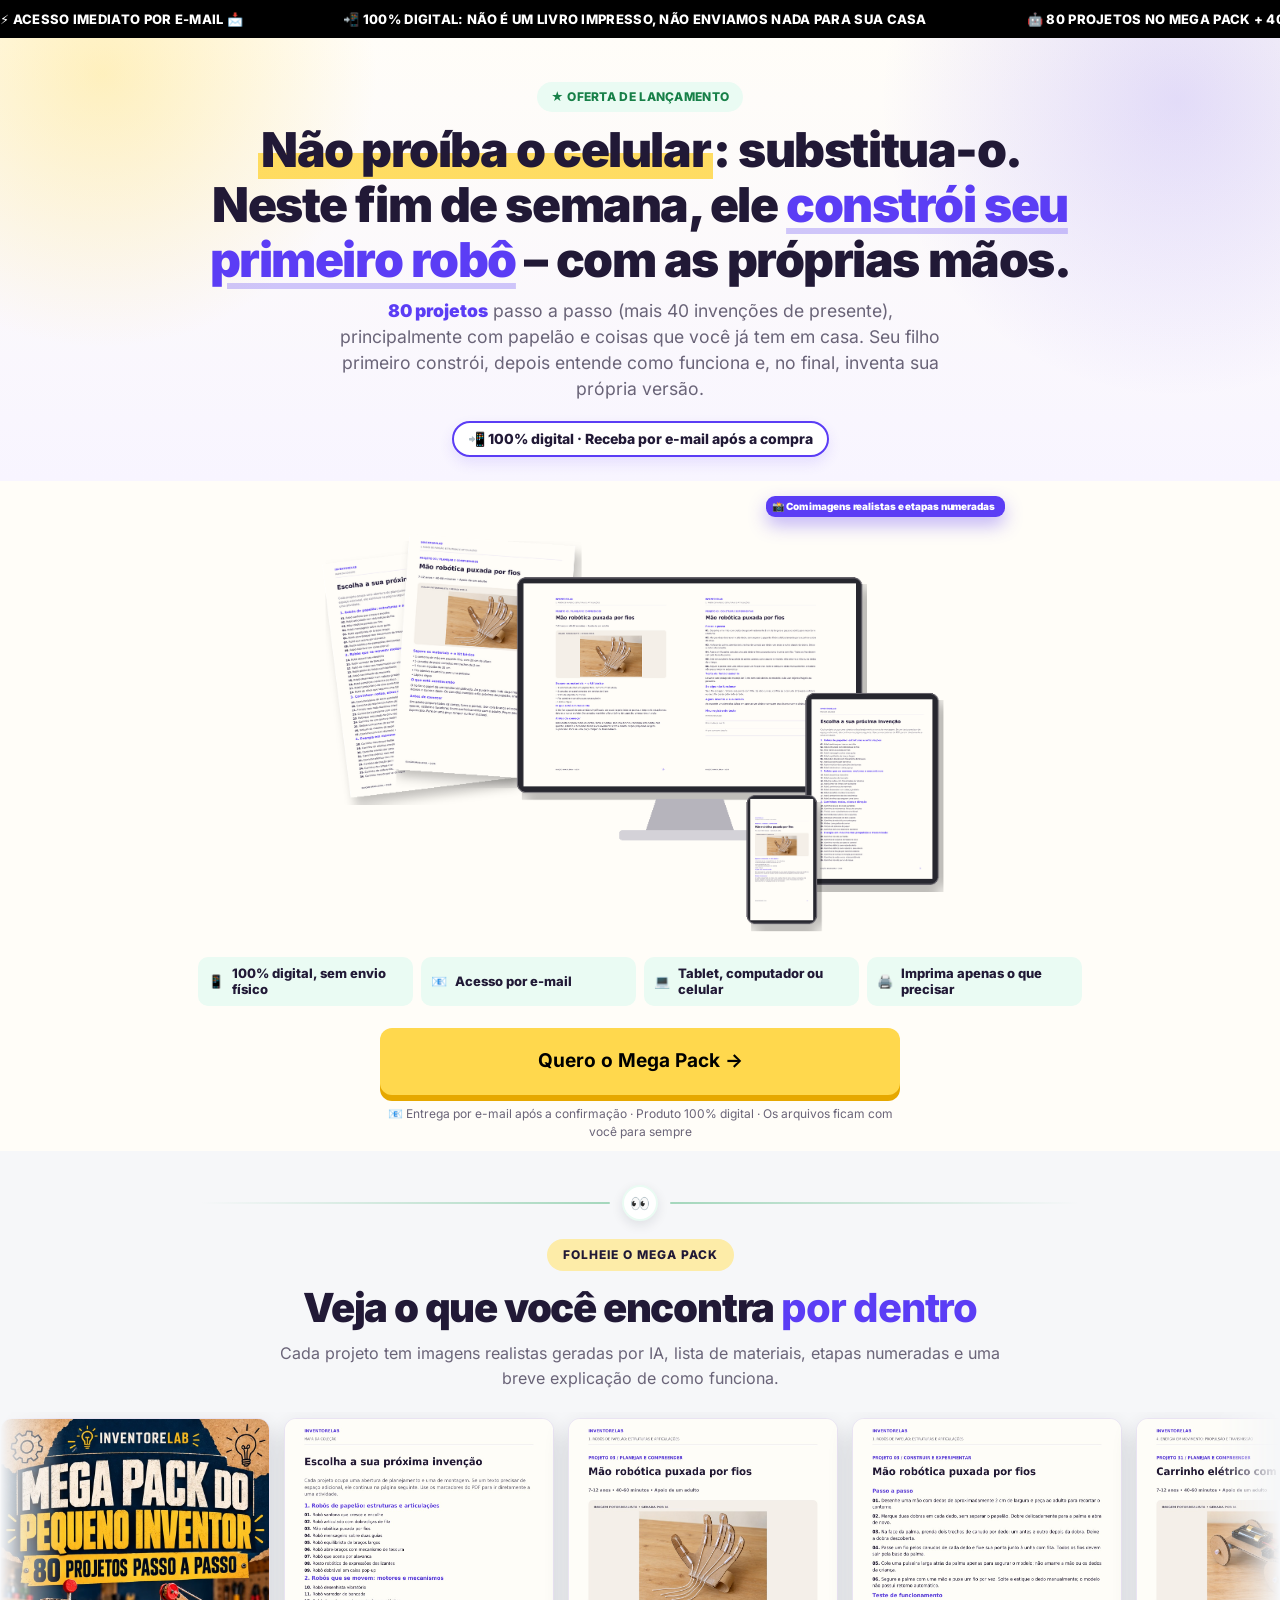
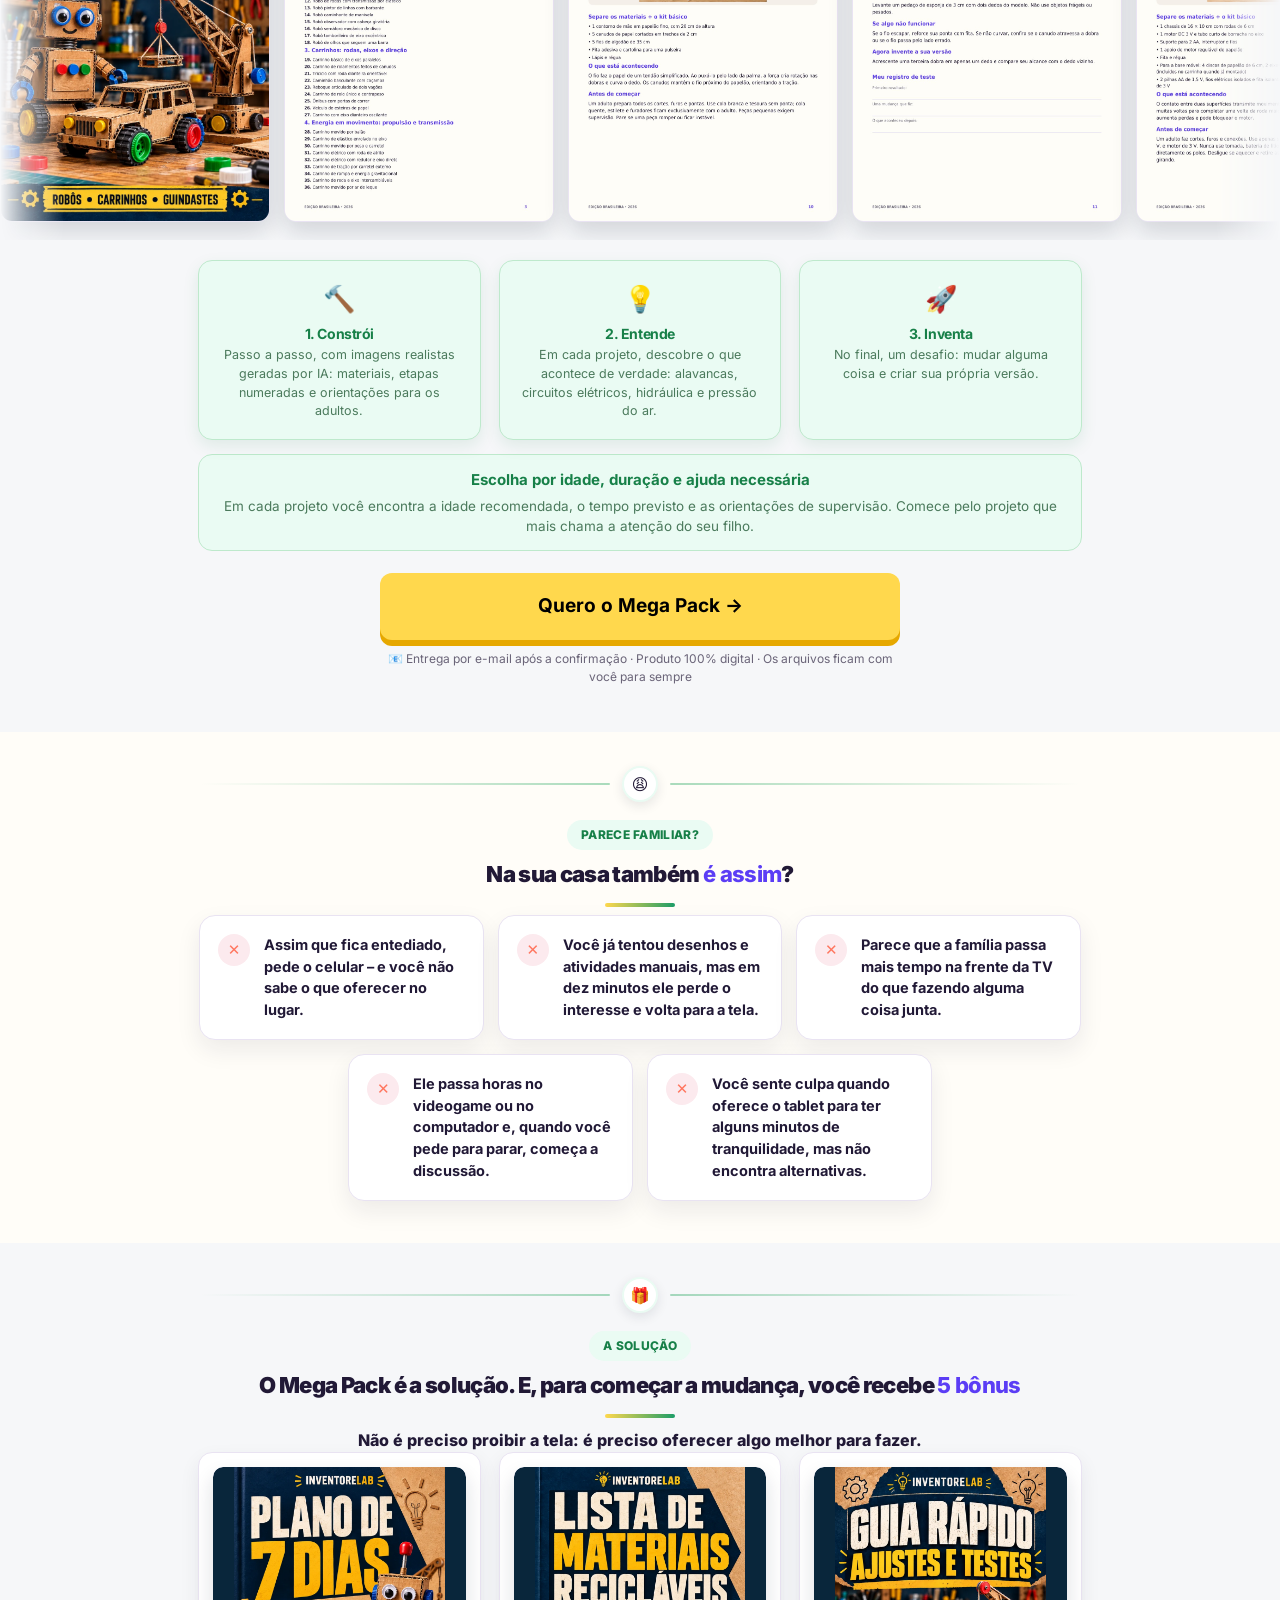
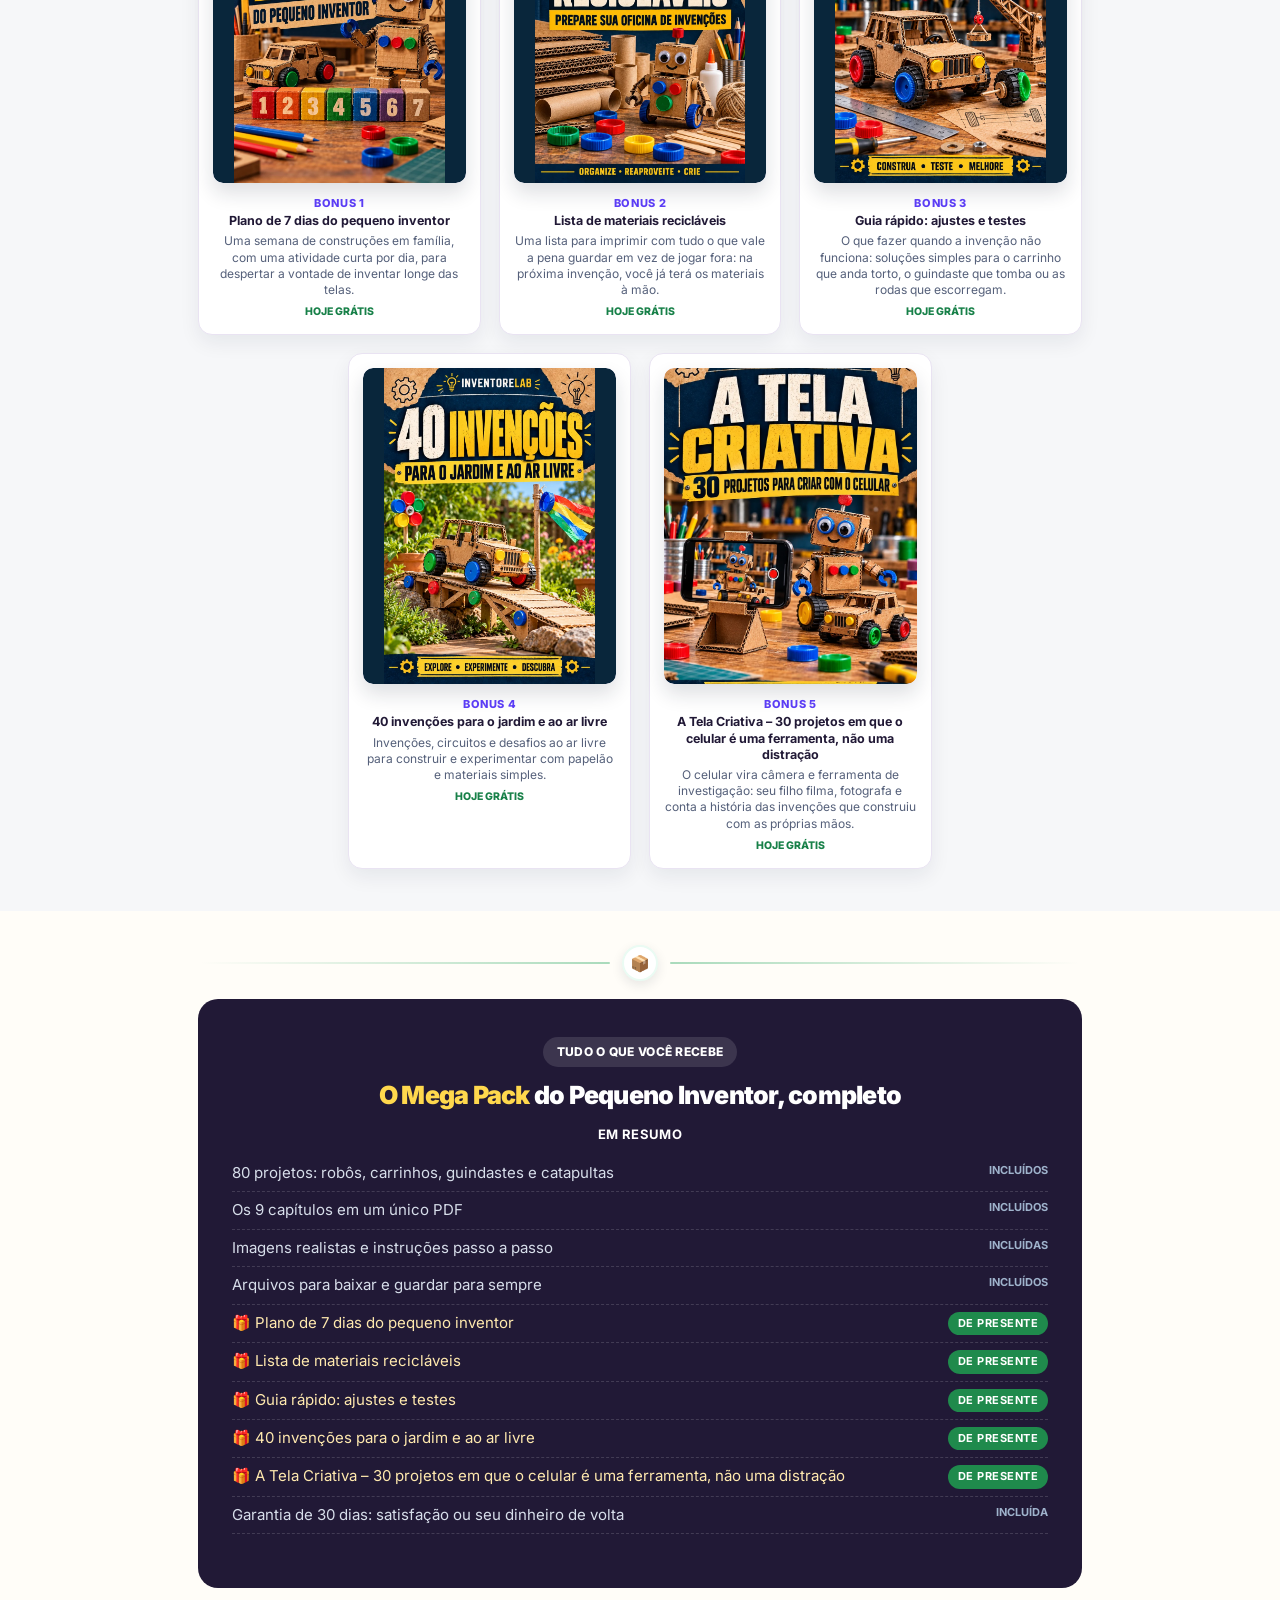
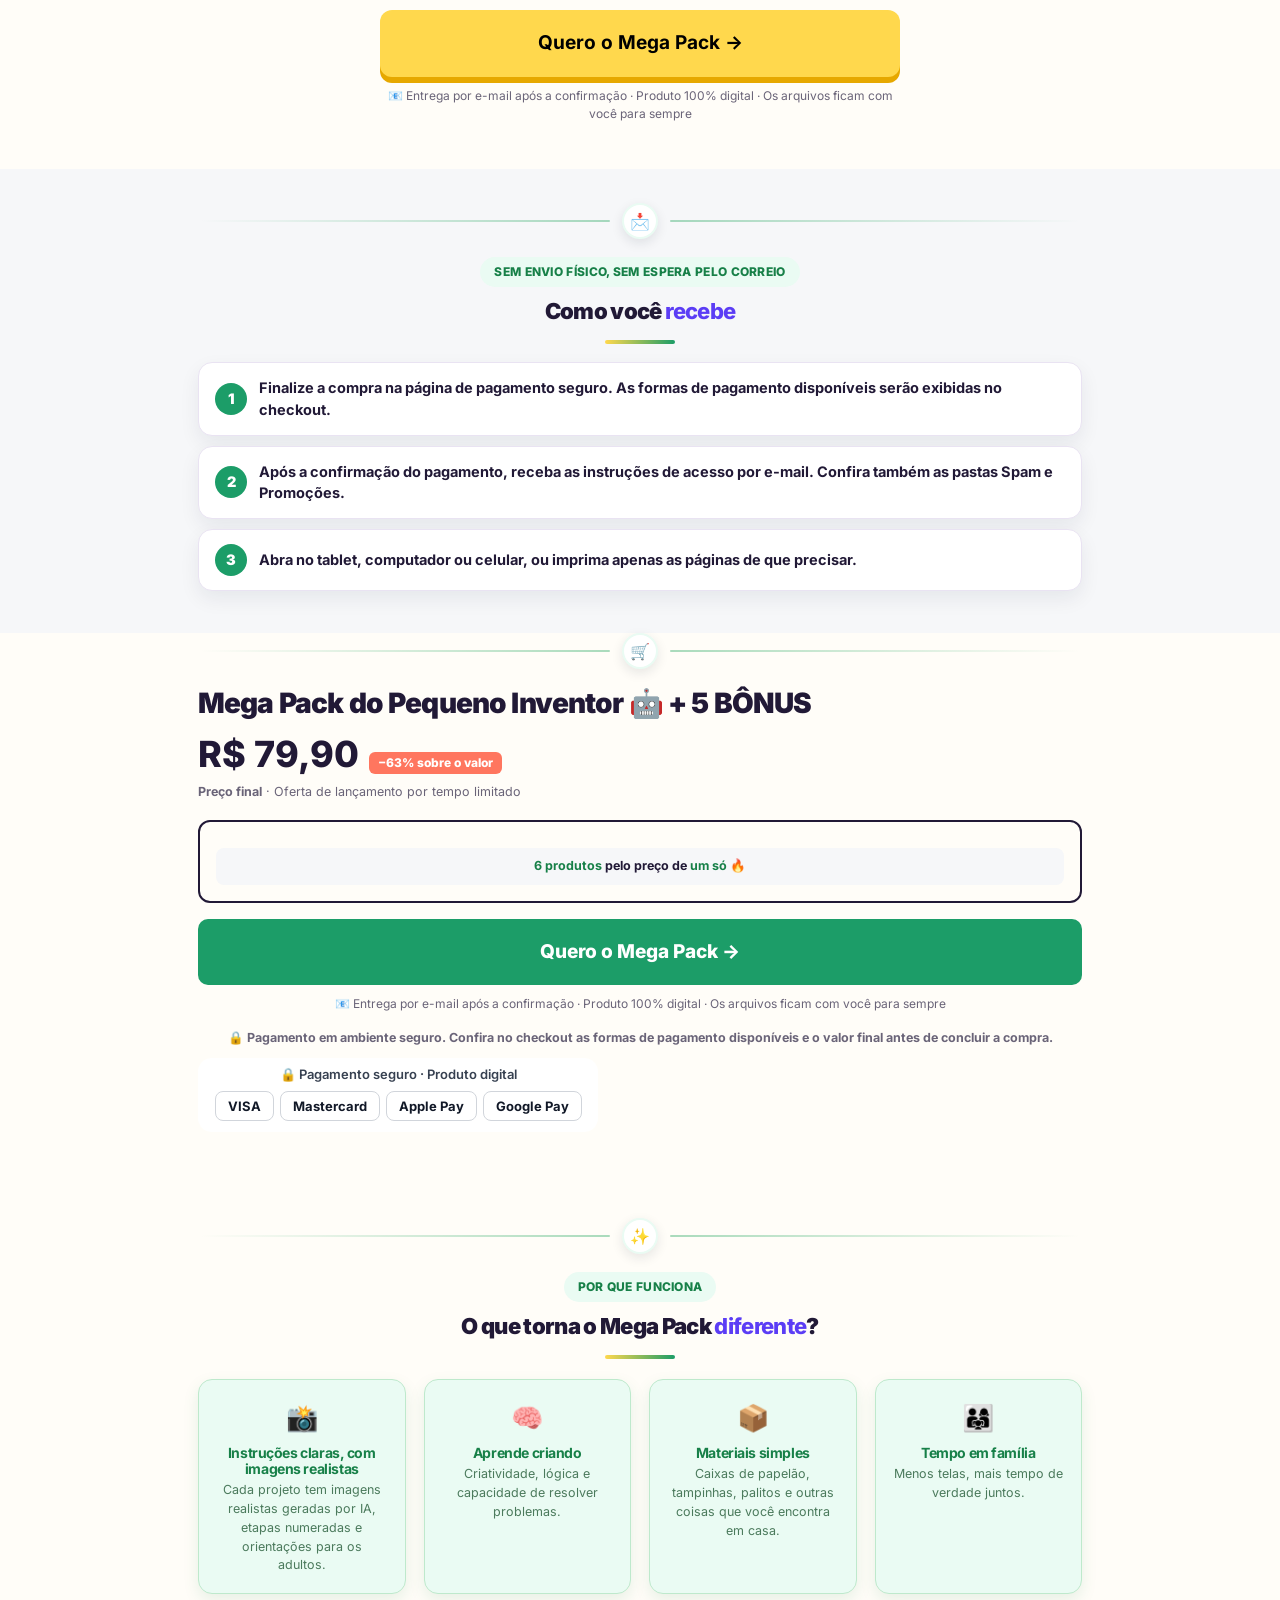
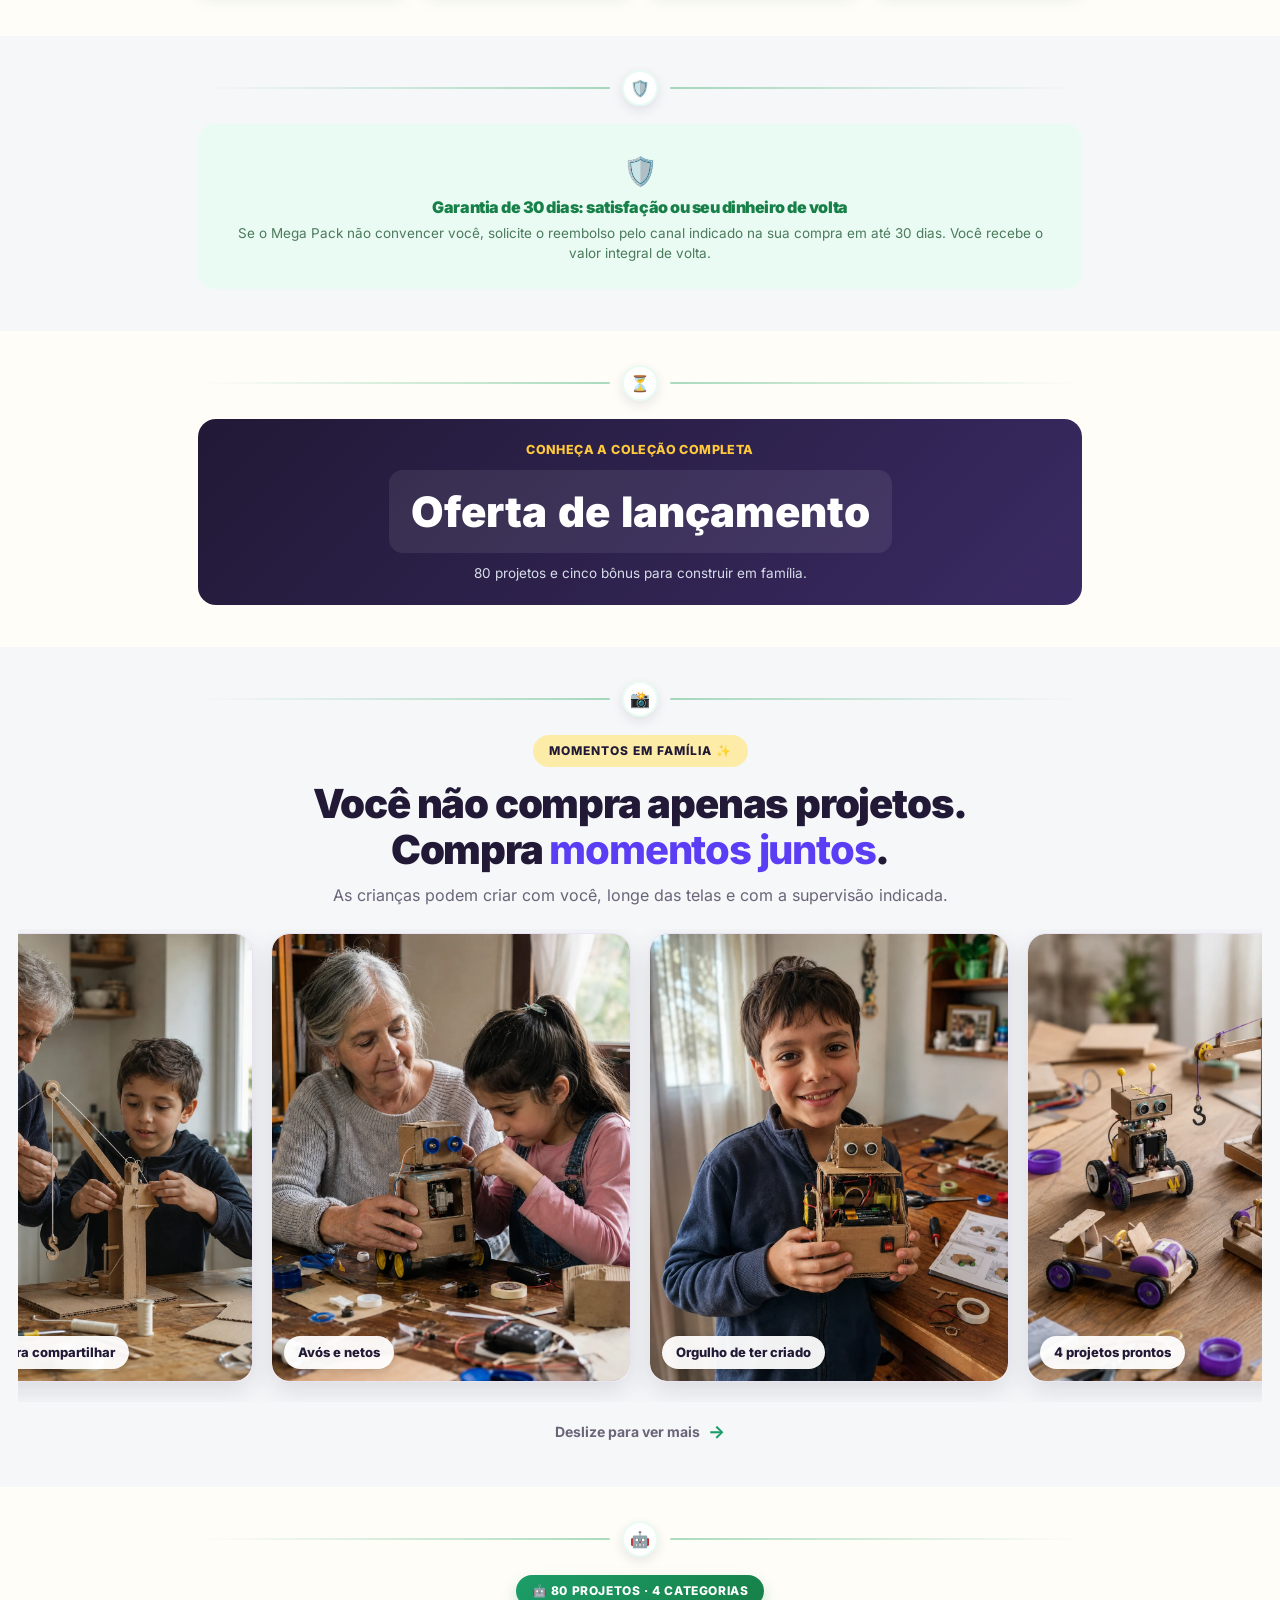
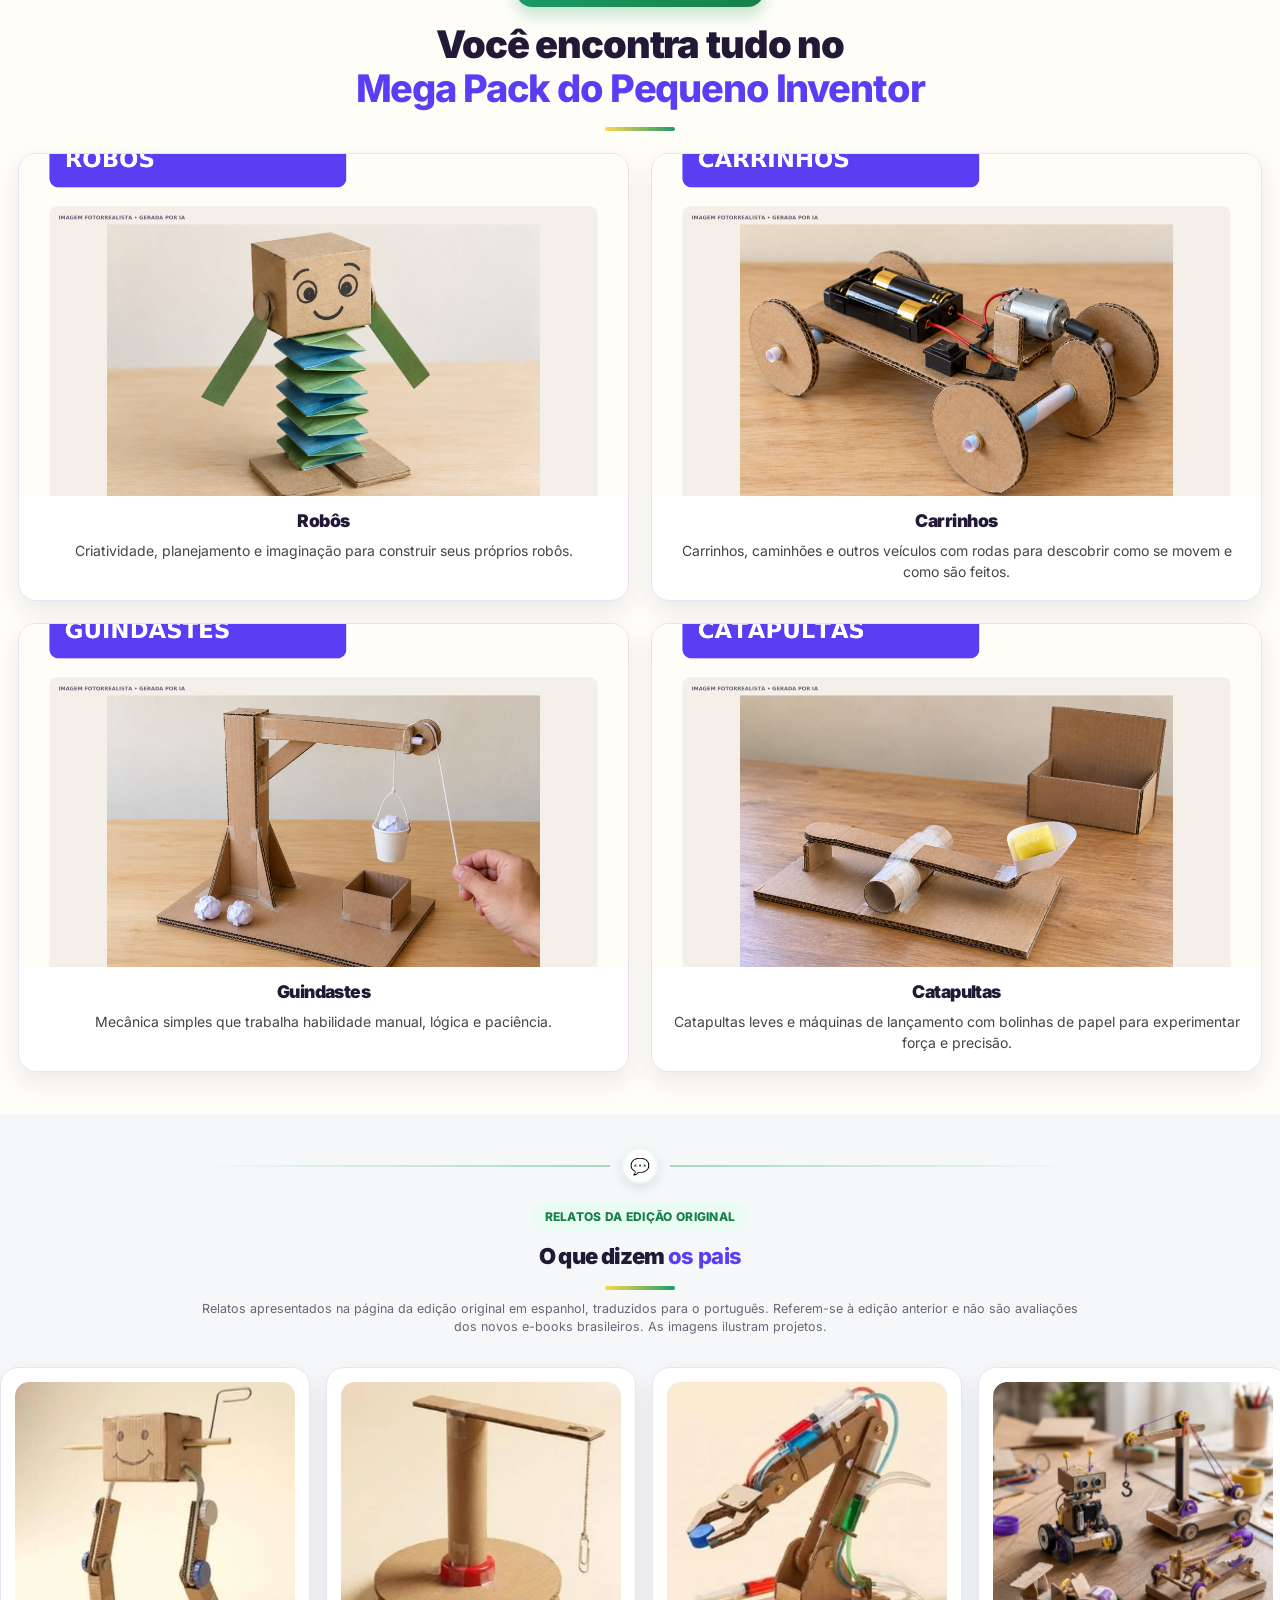
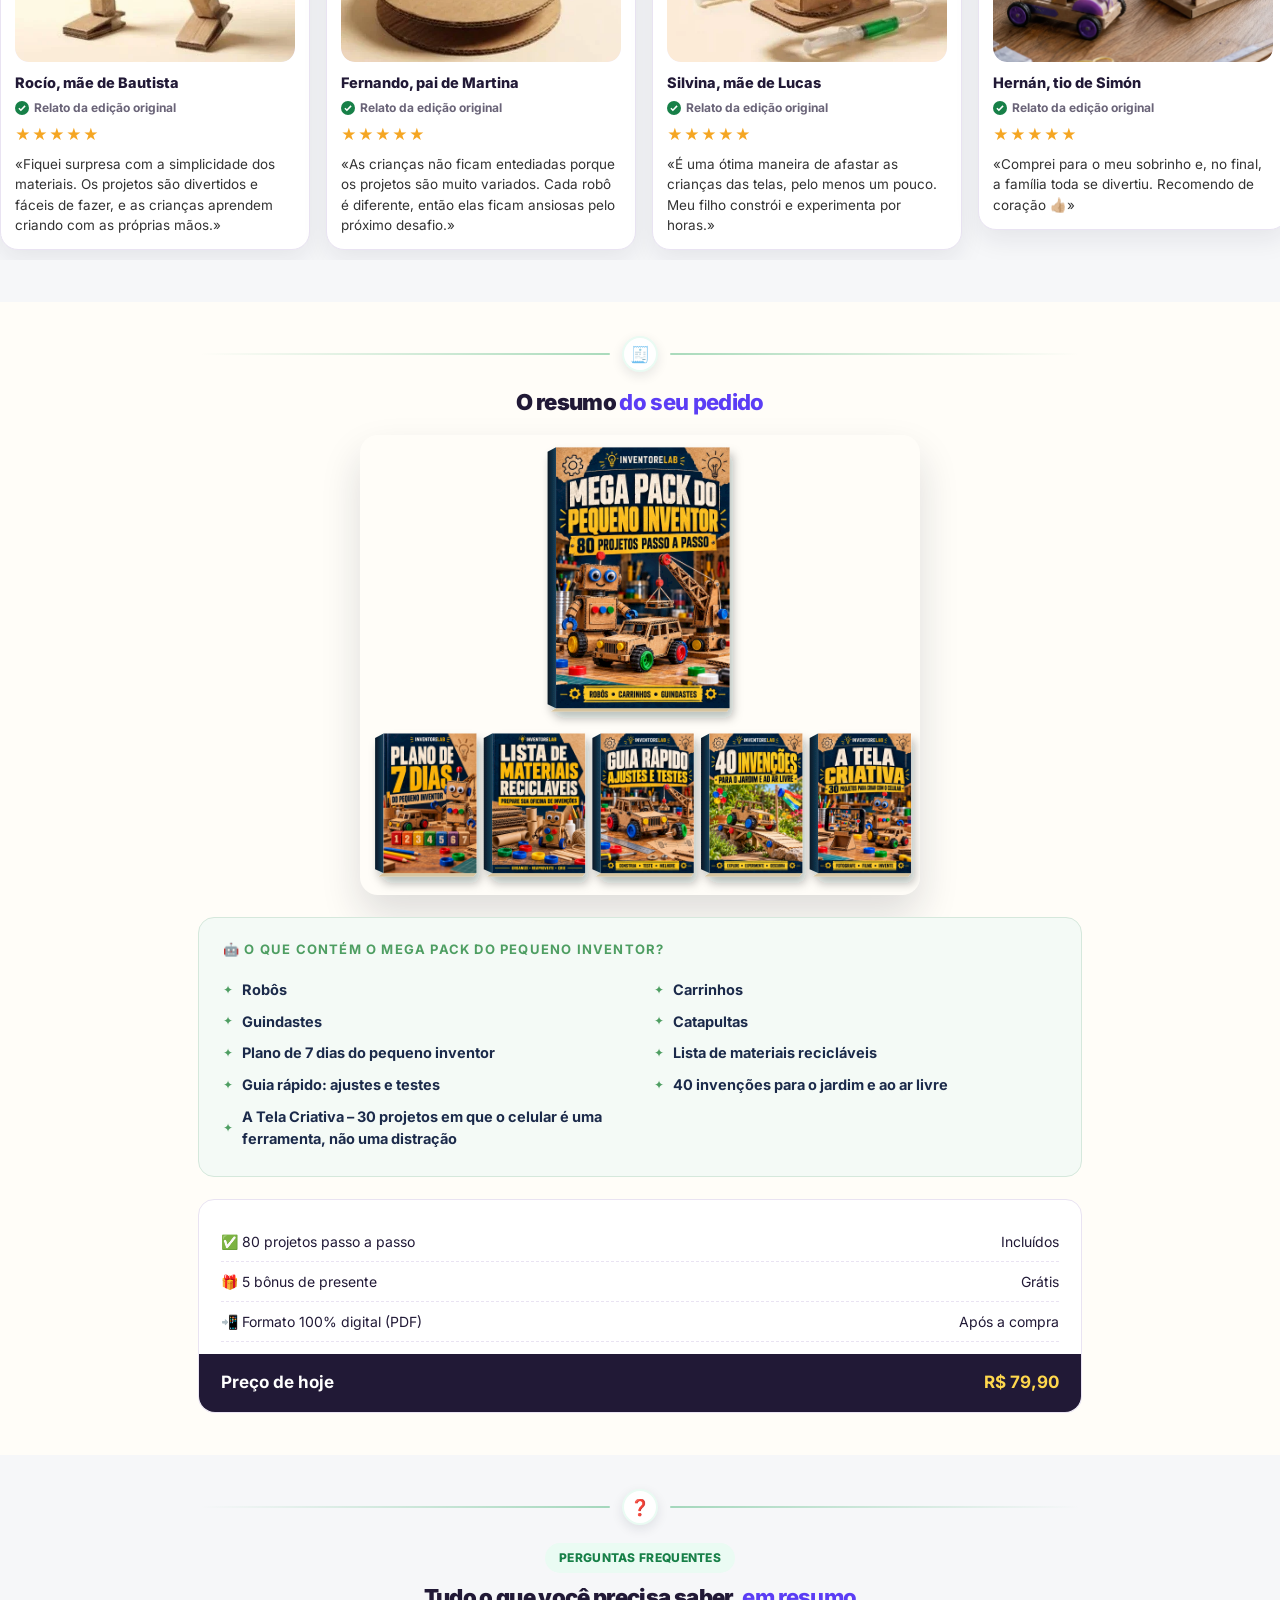
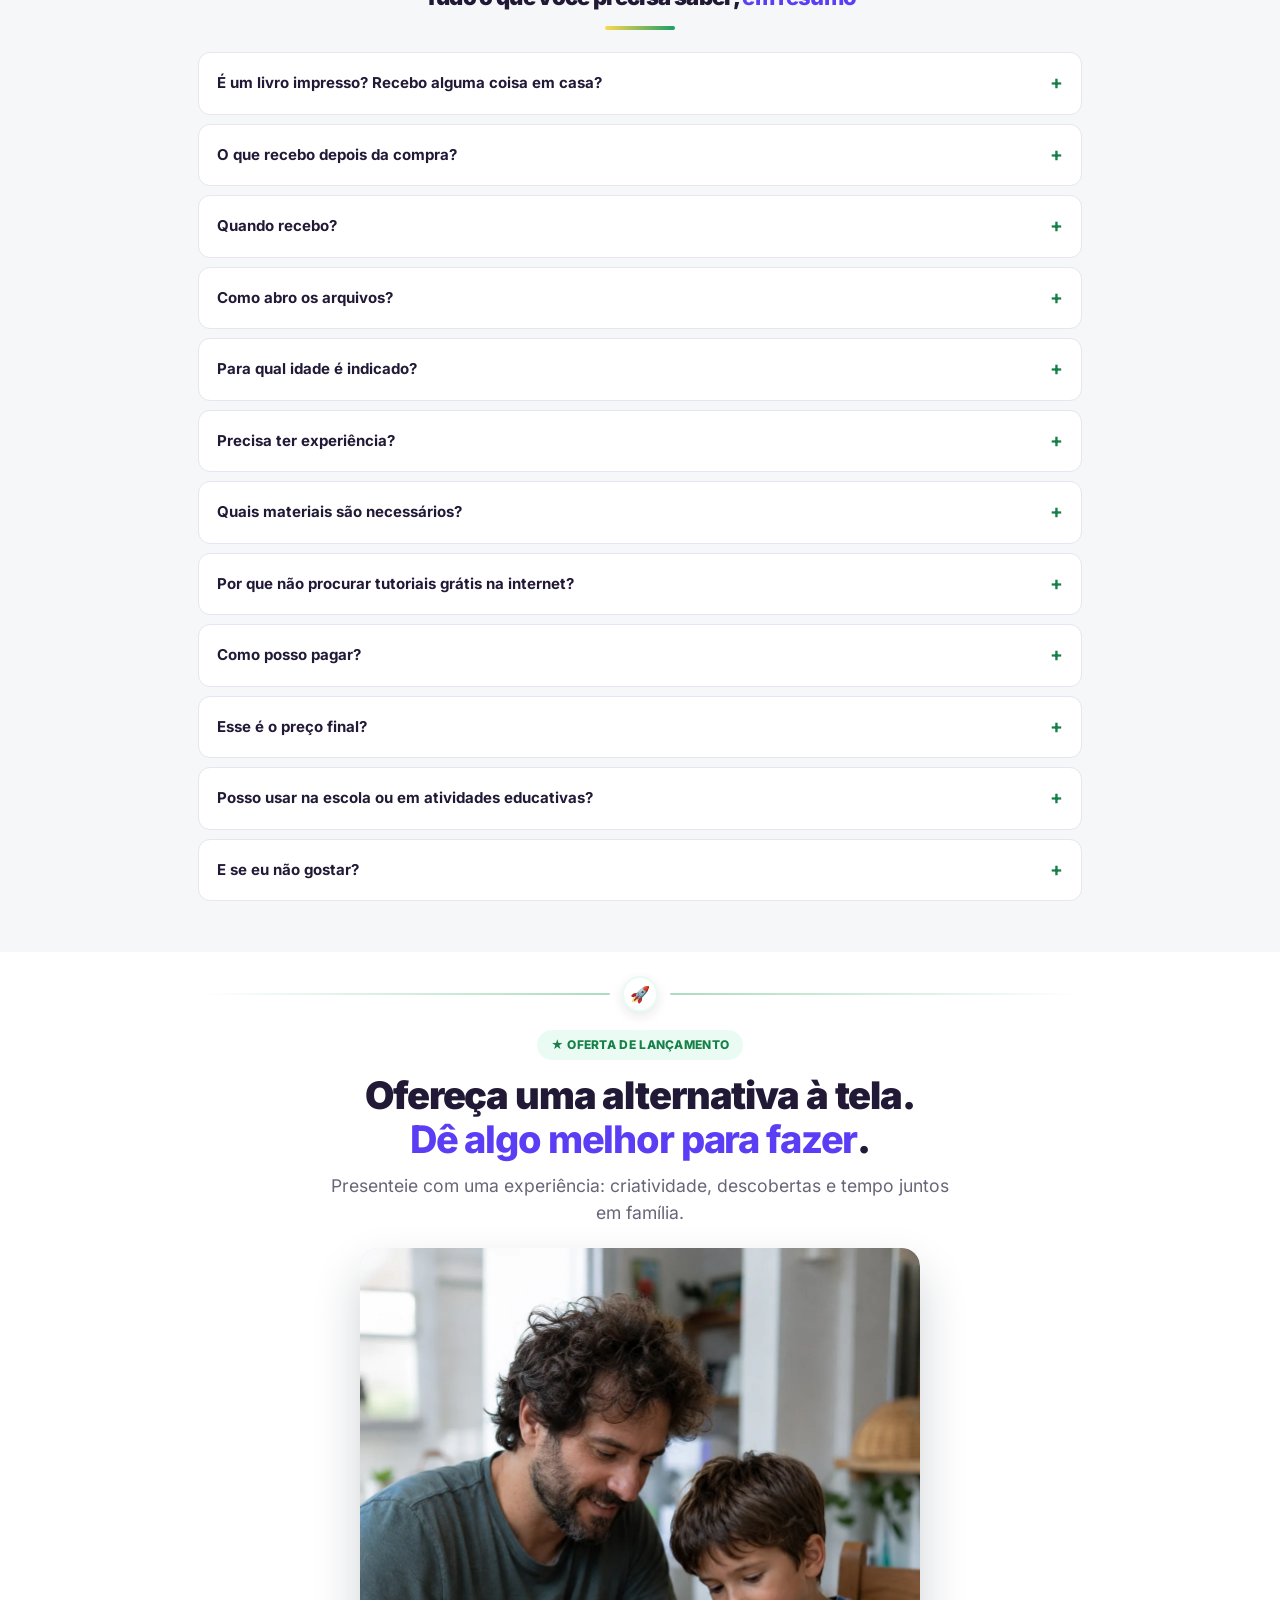
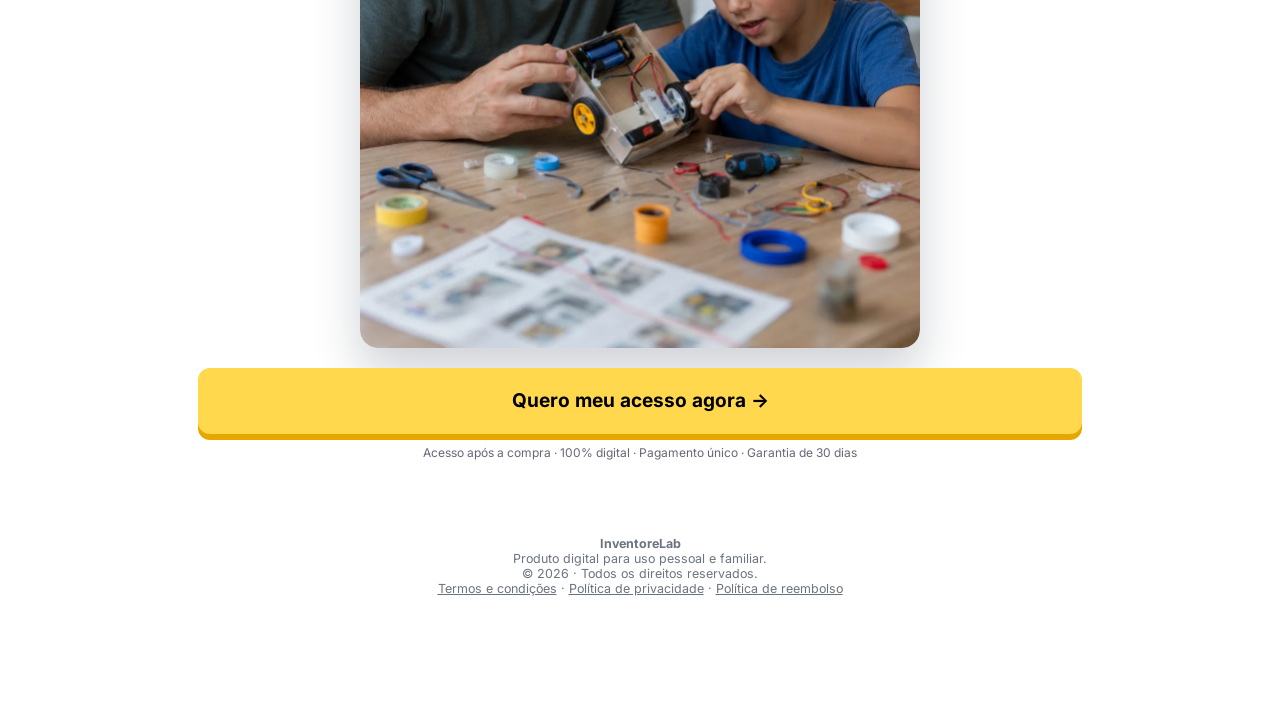
<file: index.html>
<!DOCTYPE html>

<html data-astro-cid-jfvjk4zr="" dir="ltr" lang="pt-BR" style="--storePrimary: #1e293b;--storeSecondary: #f8fafc;--storeAccent: #f59e0b;"> <head>
<!-- Meta Pixel Code -->
<script>
!function(f,b,e,v,n,t,s){if(f.fbq)return;n=f.fbq=function(){n.callMethod?n.callMethod.apply(n,arguments):n.queue.push(arguments)};if(!f._fbq)f._fbq=n;n.push=n;n.loaded=!0;n.version='2.0';n.queue=[];t=b.createElement(e);t.async=!0;t.src=v;s=b.getElementsByTagName(e)[0];s.parentNode.insertBefore(t,s)}(window,document,'script','https://connect.facebook.net/en_US/fbevents.js');
fbq('init','1796721965827181');
fbq('track','PageView');
</script>
<noscript><img height="1" width="1" style="display:none" src="https://www.facebook.com/tr?id=1796721965827181&amp;ev=PageView&amp;noscript=1"/></noscript>
<!-- End Meta Pixel Code -->
<meta charset="utf-8"/><meta content="width=device-width, initial-scale=1.0" name="viewport"/><meta content="noindex, nofollow" name="robots"/><meta content="80 projetos passo a passo com papelão e materiais de casa, para crianças de 5 a 12 anos. 100% digital (PDF), com cinco bônus." name="description"/><title>InventoreLab – Mega Pack do Pequeno Inventor</title><link crossorigin="" href="https://fonts.gstatic.com" rel="preconnect"/><style id="custom-css"></style><style>:root{--store-primary: var(--storePrimary);--store-secondary: var(--storeSecondary);--store-accent: var(--storeAccent)}html[dir=rtl] body{font-family:Cairo,Noto Sans Hebrew,Inter,sans-serif}html[dir=rtl] .text-left[data-astro-cid-jfvjk4zr]{text-align:right}html[dir=rtl] .text-right[data-astro-cid-jfvjk4zr]{text-align:left}
</style>

<style>.impu-legal-overlay{position:fixed;inset:0;background:#000000b3;display:none;z-index:2147483000;padding:26px 14px;overflow-y:auto}.impu-legal-overlay:target{display:block}.impu-legal-box{background:#fff;color:#1f2937;max-width:640px;margin:24px auto;border-radius:16px;padding:34px 28px 30px;box-shadow:0 24px 70px #00000073;position:relative;text-align:left}.impu-legal-box h2{font-size:22px;font-weight:900;text-align:center;margin:0 0 20px;color:#111827}.impu-legal-box p{font-size:13.5px;line-height:1.7;margin:0 0 12px;color:#374151}.impu-legal-box strong{color:#111827}.impu-legal-box a{color:#2563eb;font-weight:700;text-decoration:none}.impu-legal-close{position:absolute;top:10px;right:16px;font-size:30px;line-height:1;color:#9ca3af;text-decoration:none;font-weight:700}
</style><link href="fonts.css" rel="stylesheet"/><link href="base.css" rel="stylesheet"/><script>
// Registra o início de checkout ao clicar nos botões de compra.
document.addEventListener('click', function(event) {
  var button = event.target.closest('[data-checkout]');
  if (!button || !window.fbq) return;
  fbq('track', 'InitiateCheckout');
}, true);
</script>
</head> <body class="" data-astro-cid-jfvjk4zr="" data-template-style="custom_html" style="--storePrimary: #1e293b;--storeSecondary: #f8fafc;--storeAccent: #f59e0b;"> <!DOCTYPE html>

<html lang="it">
<head>
<meta charset="utf-8"/>
<meta content="width=device-width,initial-scale=1" name="viewport"/>
<meta content="#5b3df5" name="theme-color"/>
<meta content="Mega Pack do Pequeno Inventor: 80 projetos criativos para crianças de 5 a 12 anos, mais 40 invenções de presente, com papelão e materiais simples, para construir em família. 100% digital (PDF)." name="description"/>
<title>InventoreLab — Mega Pack do Pequeno Inventor</title>

<link crossorigin="" href="https://fonts.gstatic.com" rel="preconnect"/>

<style>
.lp-lp{--lp-navy:#211936;--lp-green:#1c9d68;--lp-green-dark:#178048;--lp-green-soft:#eafbf3;--lp-yellow:#ffd84d;--lp-yellow-dark:#e6a800;--lp-red:#ff765f;--lp-violet:#5b3df5;--lp-ink:#211936;--lp-ink-soft:#6a6478;--lp-border:#e9e3f2;--lp-bg-alt:#f6f7f9;--lp-star:#f5a623;--lp-bg:#fffdf8;font-family:Inter,ui-sans-serif,system-ui,-apple-system,BlinkMacSystemFont,"Segoe UI",Arial,sans-serif;color:var(--lp-ink);line-height:1.5;background:var(--lp-bg)}
.lp-lp .lp-hero{background:radial-gradient(circle at 8% 8%,rgba(255,216,77,.34),transparent 22%),radial-gradient(circle at 92% 14%,rgba(91,61,245,.17),transparent 24%),linear-gradient(180deg,#fffdf8 0%,#f8f5ff 100%)}
.lp-lp .lp-alt{background:#f8f5ff}
.lp-lp *{box-sizing:border-box}
.lp-lp img{max-width:100%;display:block}
.lp-lp h1,.lp-lp h2,.lp-lp h3,.lp-lp h4{font-family:inherit;font-weight:900;letter-spacing:-.03em;color:var(--lp-navy);line-height:1.15;margin:0}
.lp-lp .lp-hl{color:var(--lp-violet)!important;font-weight:900}
.lp-lp .highlight-number{color:var(--lp-violet)!important;font-weight:900}
.lp-lp .highlight-screen{color:var(--lp-ink)!important;background:linear-gradient(transparent 56%,rgba(255,216,77,.88) 0);font-weight:950;padding:0 .06em}
.lp-lp .highlight-create{color:var(--lp-violet)!important;font-weight:950;text-decoration:underline;text-decoration-thickness:.12em;text-underline-offset:.12em;text-decoration-color:rgba(91,61,245,.28)}
.lp-lp p{margin:0}
.lp-lp section{padding:24px 0 30px}
.lp-lp .lp-alt{background:var(--lp-bg-alt)}
.lp-lp .lp-wrap{max-width:600px;margin:0 auto;padding:0 18px}
.lp-lp .lp-wrap-wide{max-width:1320px;margin:0 auto;padding:0 18px}
.lp-lp .lp-center{text-align:center}
.lp-lp .lp-hl{color:var(--lp-green-dark);font-weight:800;display:inline-block}
.lp-lp .lp-hl-y{color:var(--lp-yellow)}
.lp-lp .lp-eyebrow{display:inline-flex;align-items:center;gap:6px;background:var(--lp-green-soft);color:var(--lp-green-dark);font-weight:800;font-size:12px;letter-spacing:.3px;padding:6px 14px;border-radius:100px;text-transform:uppercase}
.lp-lp .lp-eyebrow-dark{background:rgba(255,255,255,.12);color:#fff}
.lp-lp .lp-underline{display:block;width:70px;height:4px;margin:16px auto 0;border-radius:100px;background:linear-gradient(90deg,var(--lp-yellow),var(--lp-green))}
.lp-lp .lp-divider{display:flex;align-items:center;justify-content:center;gap:12px;max-width:600px;margin:0 auto 18px;padding:0 20px}
.lp-lp .lp-divider::before,.lp-lp .lp-divider::after{content:"";flex:1;height:2px;border-radius:999px}
.lp-lp .lp-divider::before{background:linear-gradient(90deg,rgba(31,163,90,0),rgba(31,163,90,.38))}
.lp-lp .lp-divider::after{background:linear-gradient(270deg,rgba(31,163,90,0),rgba(31,163,90,.38))}
.lp-lp .lp-divider span{flex:none;width:36px;height:36px;border-radius:50%;display:flex;align-items:center;justify-content:center;font-size:16px;background:#fff;border:2px solid var(--lp-green-soft);box-shadow:0 4px 12px rgba(20,30,50,.10)}
.lp-lp .lp-btn{display:flex;align-items:center;justify-content:center;gap:8px;font-weight:700;font-size:17px;padding:16px;border-radius:12px;border:none;cursor:pointer;width:100%;text-decoration:none;transition:transform .12s ease,box-shadow .12s ease,background .15s ease}
.lp-lp .lp-btn-yellow{background:var(--lp-yellow);color:#000;box-shadow:0 6px 0 var(--lp-yellow-dark)}
.lp-lp .lp-btn-yellow:active{transform:translateY(3px);box-shadow:0 3px 0 var(--lp-yellow-dark)}
.lp-lp .lp-btn-green{background:var(--lp-green);color:#fff;font-weight:800;font-size:16px;border-radius:10px}
.lp-lp .lp-btn-green:hover{background:var(--lp-green-dark)}
.lp-lp .lp-cta-mid{max-width:520px;margin:22px auto 4px}
@keyframes lpPress{0%,100%{transform:scale(1)}50%{transform:scale(1.045)}}
@keyframes lpShine{0%{left:-60%}60%,100%{left:130%}}
.lp-lp .lp-cta-mid .lp-btn,.lp-lp .lp-info .lp-btn-green{position:relative;overflow:hidden;animation:lpPress 1.6s ease-in-out infinite}
.lp-lp .lp-cta-mid .lp-btn:after,.lp-lp .lp-info .lp-btn-green:after{content:"";position:absolute;top:0;bottom:0;left:-60%;width:40%;background:linear-gradient(100deg,rgba(255,255,255,0) 0%,rgba(255,255,255,.55) 50%,rgba(255,255,255,0) 100%);transform:skewX(-20deg);animation:lpShine 2.6s ease-in-out infinite}
.lp-lp .lp-btn-note{text-align:center;font-size:12px;color:var(--lp-ink-soft);margin-top:10px}
.lp-lp .lp-hero{padding:18px 0 8px;text-align:center}
.lp-lp .lp-hero h1{font-size:24px;margin:10px 0 10px}
.lp-lp .lp-hero .lp-sub{font-size:14px;color:var(--lp-ink-soft);max-width:520px;margin:0 auto 8px}
.lp-lp .lp-hero-visual{margin:0 auto 20px;border-radius:18px;box-shadow:0 24px 48px rgba(20,30,50,.20);max-width:280px}
.lp-lp .lp-hero-visual img{border-radius:18px;background:#f0ecff;object-fit:cover;width:100%}
.lp-lp .lp-mockup{padding-top:6px;padding-bottom:6px}
.lp-lp .lp-mockup-row{display:flex;align-items:center;gap:14px;text-align:left}
.lp-lp .lp-mockup-img{flex:0 0 46%;max-width:200px;margin:0}
.lp-lp .lp-mockup-img img{border-radius:14px;box-shadow:0 14px 28px rgba(20,30,50,.20);background:#f0ecff;object-fit:cover;width:100%}
.lp-lp .lp-mockup-img .lp-discount-badge{max-width:none;width:max-content;font-size:.52rem;padding:4px 8px 4px 5px;top:6px;right:-4px}
.lp-lp .lp-mockup-checklist{list-style:none;margin:0;padding:0;flex:1;display:flex;flex-direction:column;gap:10px}
.lp-lp .lp-mockup-checklist li{display:flex;align-items:center;gap:8px;font-size:14px;font-weight:800;color:var(--lp-navy);background:var(--lp-green-soft);border-radius:10px;padding:9px 10px}
.lp-lp .lp-mockup-checklist li span{line-height:1.2}
.lp-lp .lp-img-badge-wrap{position:relative}
.lp-lp .lp-discount-badge{position:absolute;top:10px;right:10px;z-index:3;max-width:min(48%,170px);display:inline-flex;align-items:center;gap:6px;background:var(--lp-violet);color:#fff;font-weight:900;font-size:.62rem;line-height:1.15;padding:5px 10px 5px 6px;border-radius:9px;box-shadow:0 8px 18px rgba(91,61,245,.38);letter-spacing:-.01em;text-align:left;animation:lpBadgePulse 1.8s ease-in-out infinite}
.lp-lp .lp-play-ic{width:16px;height:16px;flex:0 0 16px;display:flex}
.lp-lp .lp-play-ic svg{width:100%;height:100%}
@keyframes lpBadgePulse{0%,100%{transform:scale(1);box-shadow:0 8px 18px rgba(91,61,245,.38)}50%{transform:scale(1.06);box-shadow:0 10px 26px rgba(91,61,245,.55)}}
.lp-lp .lp-digital-pill{display:inline-flex;align-items:center;gap:6px;margin-top:10px;background:#fff;border:2px solid var(--lp-violet);color:var(--lp-navy);font-weight:800;font-size:12.5px;line-height:1.3;padding:7px 14px;border-radius:999px;box-shadow:0 6px 14px rgba(91,61,245,.12)}
.lp-lp .lp-mockup-hero{position:relative;max-width:760px;margin:0 auto 14px}
.lp-lp .lp-mockup-hero img{width:100%;height:auto}
.lp-lp .lp-mockup-hero .lp-discount-badge{top:2%;right:2%;max-width:none;width:max-content}
.lp-lp .lp-mockup-checklist.is-grid{display:grid;grid-template-columns:1fr 1fr;gap:8px}
.lp-lp .lp-mockup-checklist.is-grid li{font-size:13px}
.lp-lp .lp-inside-car{overflow:hidden;padding:6px 0 18px;-webkit-mask-image:linear-gradient(90deg,transparent,#000 5%,#000 95%,transparent);mask-image:linear-gradient(90deg,transparent,#000 5%,#000 95%,transparent)}
.lp-lp .lp-inside-track{display:flex;gap:14px;width:max-content;animation:lp-inside-run 50s linear infinite}
.lp-lp .lp-inside-car:hover .lp-inside-track,.lp-lp .lp-inside-car.is-paused .lp-inside-track{animation-play-state:paused}
.lp-lp .lp-inside-track img{width:210px;height:auto;border-radius:12px;border:1px solid var(--lp-border);background:#fff;box-shadow:0 10px 24px rgba(20,30,50,.16)}
@keyframes lp-inside-run{to{transform:translateX(calc(-50% - 7px))}}
@media (prefers-reduced-motion:reduce){.lp-lp .lp-inside-track{animation:none}}
.lp-lp .lp-features-grid.is-3{grid-template-columns:1fr}
.lp-lp .lp-age-note{margin-top:14px;background:var(--lp-green-soft);border:1px solid #BEE9CC;border-radius:14px;padding:14px 16px;text-align:center;font-size:13.5px;color:#4B7A5C}
.lp-lp .lp-age-note b{display:block;color:var(--lp-green-dark);font-size:15px;margin-bottom:4px}
.lp-lp .lp-steps{list-style:none;margin:0;padding:0;display:grid;gap:10px}
.lp-lp .lp-steps li{display:flex;align-items:center;gap:12px;background:#fff;border:1px solid var(--lp-border);border-radius:14px;padding:14px 16px;box-shadow:0 8px 20px rgba(20,30,50,.07);font-size:14.5px;font-weight:700;color:var(--lp-navy)}
.lp-lp .lp-steps li i{flex:0 0 32px;height:32px;border-radius:50%;background:var(--lp-green);color:#fff;font-style:normal;font-weight:900;display:flex;align-items:center;justify-content:center}
.lp-lp .lp-info{padding-top:0}
.lp-lp .lp-info .lp-title{font-size:24px;margin:0 0 8px}
.lp-lp .lp-price-line{display:flex;align-items:baseline;gap:10px;margin-bottom:2px;flex-wrap:wrap}
.lp-lp .lp-price-now{font-size:30px;font-weight:800;color:var(--lp-ink)}
.lp-lp .lp-price-old{font-size:16px;color:#B5B9C2;text-decoration:line-through}
.lp-lp .lp-save-pill{background:var(--lp-red);color:#fff;font-weight:800;font-size:12px;padding:2px 9px;border-radius:6px}
.lp-lp .lp-price-note{font-size:12.5px;color:var(--lp-ink-soft);margin-bottom:18px}
.lp-lp .lp-quick{list-style:none;margin:0 0 20px;padding:0}
.lp-lp .lp-quick li{display:flex;align-items:center;gap:10px;font-size:15px;font-weight:700;color:var(--lp-navy);padding:7px 0}
.lp-lp .lp-quick li span{flex:0 0 auto;font-size:18px;line-height:1}
.lp-lp .lp-diff{border:2px solid var(--lp-navy);border-radius:12px;padding:16px;margin-bottom:16px}
.lp-lp .lp-diff-title{text-align:center;font-weight:700;font-size:13px;color:var(--lp-navy);margin-bottom:12px;letter-spacing:.3px}
.lp-lp .lp-diff-cols{display:flex;gap:10px;align-items:center}
.lp-lp .lp-diff-col{flex:1;border-radius:10px;padding:14px;text-align:center}
.lp-lp .lp-diff-col.is-normal{background:var(--lp-bg-alt)}
.lp-lp .lp-diff-col.is-offer{background:var(--lp-green-soft);border:1px solid #BEE9CC}
.lp-lp .lp-diff-col .lp-lbl{font-size:11.5px;color:var(--lp-ink-soft);font-weight:700;margin-bottom:4px}
.lp-lp .lp-diff-col .lp-amt{font-weight:800;font-size:16px}
.lp-lp .lp-diff-col.is-normal .lp-amt{color:#B5B9C2;text-decoration:line-through}
.lp-lp .lp-diff-col.is-offer .lp-amt{color:var(--lp-green-dark)}
.lp-lp .lp-diff-x{font-weight:800;color:var(--lp-red);background:#FCEAEE;width:30px;height:30px;border-radius:50%;display:flex;align-items:center;justify-content:center;font-size:13px;flex:none}
.lp-lp .lp-diff-foot{background:var(--lp-bg-alt);border-radius:8px;padding:9px;text-align:center;font-size:12.5px;font-weight:700;margin-top:10px}
.lp-lp .lp-diff-foot b{color:var(--lp-green-dark)}
.lp-lp .lp-items-head{text-align:center;margin:0 auto 22px}
.lp-lp .lp-items-badge{display:inline-flex;align-items:center;gap:6px;background:linear-gradient(135deg,var(--lp-green),var(--lp-green-dark));color:#fff;font-weight:800;font-size:12px;letter-spacing:.6px;text-transform:uppercase;padding:7px 16px;border-radius:100px;box-shadow:0 8px 16px rgba(31,163,90,.28);margin-bottom:16px}
.lp-lp .lp-items-title{font-size:27px}
.lp-lp .lp-items-grid{display:grid;grid-template-columns:1fr;gap:16px}
.lp-lp .lp-item{display:flex;flex-direction:column;padding:0 0 18px;border:1px solid var(--lp-border);border-radius:18px;background:#fff;box-shadow:0 10px 26px rgba(20,30,50,.09);overflow:hidden}
.lp-lp .lp-item .lp-item-img{aspect-ratio:16/9;margin:0;border-radius:0;overflow:hidden;background:#f4efff}
.lp-lp .lp-item .lp-item-img img{width:100%;height:100%;object-fit:cover}
.lp-lp .lp-item h3{font-size:16px;line-height:1.28;text-align:center;margin:14px 16px 8px}
.lp-lp .lp-item p{font-size:13px;line-height:1.5;color:#444;text-align:center;margin:0 16px}
.lp-lp .lp-item.is-extra{border:2px dashed #BEE9CC;background:var(--lp-green-soft);position:relative}
.lp-lp .lp-item.is-extra .lp-extra-tag{position:absolute;top:10px;right:10px;background:var(--lp-green-dark);color:#fff;font-size:9.5px;font-weight:800;letter-spacing:.6px;text-transform:uppercase;padding:4px 9px;border-radius:999px;z-index:2}
.lp-lp .lp-item.is-extra h3{color:var(--lp-green-dark)}
.lp-lp .lp-features-grid{display:grid;grid-template-columns:1fr 1fr;gap:12px;margin-top:20px}
.lp-lp .lp-feature{border:1px solid #BEE9CC;border-radius:14px;padding:18px;text-align:center;background:var(--lp-green-soft);box-shadow:0 6px 16px rgba(23,128,72,.10)}
.lp-lp .lp-feature .lp-ic{font-size:26px;margin-bottom:8px}
.lp-lp .lp-feature h4{font-size:14px;margin-bottom:4px;font-weight:700;color:var(--lp-green-dark)}
.lp-lp .lp-feature p{font-size:12.5px;color:#4B7A5C}
.lp-lp .lp-offer-box{background:var(--lp-navy);border-radius:20px;padding:28px 22px;color:#fff}
.lp-lp .lp-offer-box h3{font-size:20px;margin:14px 0 16px;text-align:center;color:#fff}
.lp-lp .lp-offer-visual{margin:0 0 22px;border-radius:16px;box-shadow:0 20px 40px rgba(0,0,0,.40);overflow:hidden;background:#233252}
.lp-lp .lp-offer-visual img{width:100%;border-radius:16px}
.lp-lp .lp-stack-caption{font-weight:700;font-size:13px;color:#fff;text-align:center;letter-spacing:.4px;text-transform:uppercase;margin:0 0 10px}
.lp-lp .lp-stack{list-style:none;margin:0 0 16px;padding:0}
.lp-lp .lp-stack li{display:flex;justify-content:space-between;font-size:13.5px;padding:7px 0;border-bottom:1px dashed rgba(255,255,255,.15);color:#D7DEEA}
.lp-lp .lp-stack li span:last-child{white-space:nowrap;margin-left:10px}
.lp-lp .lp-stack li.is-bonus{color:#FFE9AE}
.lp-lp .lp-stack .lp-inc{font-size:11px;font-weight:700;color:#9FB3CC}
.lp-lp .lp-stack .lp-free{background:#1F8A4C;color:#fff;font-weight:700;font-size:11px;letter-spacing:.5px;padding:4px 10px;border-radius:999px;display:inline-block;line-height:1.4}
.lp-lp .lp-stack-total{border-top:2px solid rgba(255,255,255,.2);margin-top:6px;padding-top:14px}
.lp-lp .lp-stack-total .lp-row{display:flex;justify-content:space-between;font-size:14px;color:#B5BFCF}
.lp-lp .lp-stack-total .lp-row.is-final{font-size:24px;font-weight:800;color:var(--lp-yellow);margin-top:4px}
.lp-lp .lp-stack-total .lp-old{text-decoration:line-through;color:#8894A8}
.lp-lp .lp-offer-box .lp-btn-yellow{margin-top:18px}
.lp-lp .lp-payment-trust{text-align:center;color:#D7DEEA;font-size:12.5px;font-weight:700;margin-top:14px}
.lp-lp .lp-payment-methods-ar{width:min(400px,100%);margin:10px auto 0;padding:8px 10px;border-radius:14px;background:#fff}
.lp-lp .lp-payment-methods-ar img{width:100%;height:auto;border-radius:8px}
.lp-lp .lp-payment-methods-intl{width:min(400px,100%);margin:6px auto 0;padding:8px 10px;border-radius:14px;background:#fff;text-align:center}
.lp-lp .lp-payment-methods-intl img{width:100%;height:auto;border-radius:8px}
.lp-lp .lp-bonus-grid{display:grid;grid-template-columns:1fr 1fr;gap:12px}
.lp-lp .lp-bonus{border:1px solid var(--lp-border);border-radius:14px;padding:14px;text-align:center;background:#fff;box-shadow:0 8px 20px rgba(20,30,50,.07)}
.lp-lp .lp-bonus .lp-thumb{margin-bottom:12px;border-radius:10px;box-shadow:0 10px 20px rgba(20,30,50,.14);overflow:hidden;background:#f3efff;aspect-ratio:4/5}
.lp-lp .lp-bonus .lp-thumb img{width:100%;height:100%;object-fit:contain;border-radius:10px;background:#09263b}
.lp-lp .lp-bonus .lp-name{font-size:12.5px;font-weight:700;color:var(--lp-navy);line-height:1.3}
.lp-lp .lp-bonus .lp-free-tag{font-size:10.5px;color:var(--lp-green-dark);font-weight:800;text-transform:uppercase;margin-top:5px}
.lp-lp .lp-bonus.is-wide{grid-column:1/-1;text-align:center;padding:16px}
.lp-lp .lp-bonus.is-wide .lp-thumb{margin:0 0 14px;aspect-ratio:4/5;max-width:220px;margin-inline:auto}
.lp-lp .lp-bonus.is-wide .lp-thumb img{object-fit:cover;border-radius:10px}
.lp-lp .lp-bonus.is-wide .lp-name{font-size:16px}
.lp-lp .lp-bonus.is-wide .lp-free-tag{margin-top:6px}
.lp-lp .lp-bonus-sub{font-size:12.5px;color:#55607a;line-height:1.35;margin-top:4px;max-width:420px;margin-inline:auto}
.lp-lp .lp-gal-head{max-width:760px;margin:0 auto 20px;padding:0 20px;text-align:center}
.lp-lp .lp-gal-eyebrow{display:inline-block;background:#FDECA8;color:var(--lp-navy);font-weight:800;font-size:12px;letter-spacing:1px;padding:7px 16px;border-radius:999px;margin-bottom:14px}
.lp-lp .lp-gal-title{font-size:29px;margin:0 0 10px}
.lp-lp .lp-gal-sub{color:var(--lp-ink-soft);font-size:16px;line-height:1.6}
.lp-lp .lp-gal-track{display:flex;gap:18px;overflow-x:auto;scroll-snap-type:x mandatory;scroll-behavior:smooth;padding:4px 18px 20px;scrollbar-width:none;justify-content:flex-start}
.lp-lp .lp-gal-track::-webkit-scrollbar{display:none}
.lp-lp .lp-gal-card{flex:0 0 auto;width:284px;scroll-snap-align:center;border:1px solid var(--lp-border);border-radius:18px;overflow:hidden;position:relative;box-shadow:0 10px 26px rgba(22,35,59,.12)}
.lp-lp .lp-gal-card img{aspect-ratio:4/5;border-radius:18px;width:100%;object-fit:cover}
.lp-lp .lp-gal-label{position:absolute;left:12px;bottom:12px;z-index:3;background:rgba(255,255,255,.94);color:var(--lp-navy);font-size:13px;font-weight:800;padding:7px 14px;border-radius:999px;box-shadow:0 2px 10px rgba(0,0,0,.18)}
.lp-lp .lp-gal-hint{display:flex;align-items:center;justify-content:center;gap:8px;margin-top:16px;color:var(--lp-ink-soft);font-size:14px;font-weight:700}
.lp-lp .lp-gal-hint .lp-arrow-anim{display:inline-block;color:var(--lp-green);font-size:18px;animation:lp-nudge 1.4s ease-in-out infinite}
@keyframes lp-nudge{0%,100%{transform:translateX(0)}50%{transform:translateX(6px)}}
.lp-lp .lp-testi-marquee{margin-top:24px}
.lp-lp .lp-testi-track{display:flex;gap:16px;align-items:flex-start;overflow-x:auto;scroll-snap-type:x mandatory;padding:6px 18px 10px;scrollbar-width:none}
.lp-lp .lp-testi-track::-webkit-scrollbar{display:none}
.lp-lp .lp-testi{flex:0 0 auto;width:252px;scroll-snap-align:start;background:#fff;border:1px solid var(--lp-border);border-radius:18px;padding:14px;box-shadow:0 10px 26px rgba(20,30,50,.08)}
.lp-lp .lp-testi-photo{margin-bottom:12px;border-radius:14px;overflow:hidden;background:#f3efff}
.lp-lp .lp-testi-photo img{aspect-ratio:1/1;border-radius:14px;width:100%;object-fit:cover}
.lp-lp .lp-testi-name{font-size:14.5px;font-weight:800;color:var(--lp-navy);line-height:1.2;margin-bottom:5px}
.lp-lp .lp-testi-verified{display:inline-flex;align-items:center;gap:5px;font-size:12px;font-weight:700;color:var(--lp-ink-soft);margin-bottom:7px}
.lp-lp .lp-testi-verified svg{width:14px;height:14px;flex:none;display:block}
.lp-lp .lp-testi .lp-stars{font-size:15px;display:block;margin-bottom:8px;color:var(--lp-star);letter-spacing:1px}
.lp-lp .lp-testi .lp-quote{font-size:13.5px;color:#333}
.lp-lp .lp-testi-note{font-size:12.5px;color:var(--lp-ink-soft);margin-top:10px}
.lp-lp .lp-summary-visual{margin:20px auto 0;max-width:560px;border-radius:18px;box-shadow:0 20px 40px rgba(20,30,50,.14);overflow:hidden;background:transparent}
.lp-lp .lp-summary-visual img{border-radius:18px;width:100%;object-fit:cover}
.lp-lp .lp-summary-items{margin:22px 0 0;padding:22px 24px;background:#F4FAF6;border:1px solid #D5E8DC;border-radius:16px}
.lp-lp .lp-sl-tit{font-size:13px;letter-spacing:1.2px;text-transform:uppercase;color:#4E9E62;font-weight:700;margin:0 0 16px;line-height:1.4}
.lp-lp .lp-sl-grid{display:grid;grid-template-columns:1fr 1fr;gap:0 28px}
.lp-lp .lp-sl-li{display:flex;align-items:center;gap:9px;font-size:14.5px;line-height:1.5;color:#1B2A4A;font-weight:700;padding:5px 0}
.lp-lp .lp-sl-li i{flex:0 0 auto;font-style:normal;color:#4E9E62;font-size:12px;font-weight:400}
.lp-lp .lp-summary-box{border:1px solid var(--lp-border);border-radius:16px;padding:22px;margin-top:22px;background:#fff}
.lp-lp .lp-summary-row{display:flex;justify-content:space-between;font-size:14px;padding:9px 0;border-bottom:1px dashed var(--lp-border)}
.lp-lp .lp-summary-row:last-of-type{border-bottom:none}
.lp-lp .lp-summary-row.is-total{background:var(--lp-navy);color:#fff;margin:12px -22px -22px;padding:16px 22px;border-radius:0 0 16px 16px;font-weight:700;font-size:17px}
.lp-lp .lp-summary-row.is-total span:last-child{color:var(--lp-yellow)}
.lp-lp .lp-guarantee{background:var(--lp-green-soft);border-radius:16px;padding:26px 22px;text-align:center}
.lp-lp .lp-guarantee .lp-ic{font-size:28px;margin-bottom:6px}
.lp-lp .lp-guarantee h4{color:var(--lp-green-dark);font-size:16px;margin-bottom:6px}
.lp-lp .lp-guarantee p{font-size:13.5px;color:#4B7A5C}
.lp-lp .lp-faq-item{border:1px solid var(--lp-border);border-radius:12px;margin-bottom:9px;overflow:hidden;background:#fff}
.lp-lp .lp-faq-q{display:flex;justify-content:space-between;align-items:center;gap:12px;padding:16px 18px;cursor:pointer;font-weight:700;font-size:15px;color:var(--lp-navy)}
.lp-lp .lp-faq-q .lp-plus{color:var(--lp-green-dark);font-size:19px;transition:transform .2s ease;flex:none}
.lp-lp .lp-faq-item.is-open .lp-plus{transform:rotate(45deg)}
.lp-lp .lp-faq-a{max-height:0;overflow:hidden;transition:max-height .25s ease;font-size:14px;color:var(--lp-ink-soft);padding:0 18px}
.lp-lp .lp-faq-item.is-open .lp-faq-a{max-height:340px;padding-bottom:16px}
.lp-lp .lp-final{text-align:center;background:#fff;padding:24px 0 46px}
.lp-lp .lp-final h2{font-size:27px;margin:14px 0 12px}
.lp-lp .lp-final .lp-sub{font-size:15.5px;color:var(--lp-ink-soft);max-width:520px;margin:0 auto 22px}
.lp-lp .lp-final-visual{margin-bottom:20px;border-radius:18px;box-shadow:0 24px 48px rgba(20,30,50,.20);overflow:hidden;background:#f0ecff}
.lp-lp .lp-final-visual img{border-radius:18px;width:100%;object-fit:cover}
.lp-lp button:focus-visible,.lp-lp .lp-faq-q:focus-visible{outline:3px solid var(--lp-green);outline-offset:2px}
@media (prefers-reduced-motion:reduce){.lp-lp .lp-gal-hint .lp-arrow-anim{animation:none}}
.lp-lp .lp-dolor-grid{display:grid;grid-template-columns:1fr;gap:14px;margin-top:8px}
.lp-lp .lp-dolor-item{display:flex;align-items:flex-start;gap:14px;background:#fff;border:1px solid var(--lp-border);border-radius:16px;padding:18px;box-shadow:0 10px 24px rgba(20,30,50,.08)}
.lp-lp .lp-dolor-x{flex:0 0 auto;width:32px;height:32px;border-radius:50%;background:#FCEAEE;color:var(--lp-red);display:flex;align-items:center;justify-content:center;font-weight:900;font-size:15px}
.lp-lp .lp-dolor-item p{font-size:14.5px;font-weight:700;color:var(--lp-navy);text-align:left}
.lp-lp .lp-timer-banner{background:linear-gradient(135deg,var(--lp-navy),#3a2a63);border-radius:18px;padding:22px;text-align:center;color:#fff}
.lp-lp .lp-timer-banner .lp-timer-label{font-size:12.5px;font-weight:800;letter-spacing:.4px;text-transform:uppercase;color:#FFC93C;margin-bottom:10px}
.lp-lp .lp-timer-banner .lp-timer-clock{display:inline-flex;align-items:center;gap:8px;font-size:34px;font-weight:900;font-variant-numeric:tabular-nums;background:rgba(255,255,255,.08);padding:10px 22px;border-radius:14px;margin-bottom:10px}
.lp-lp .lp-timer-banner p{font-size:13.5px;color:#D7DEEA}
@media (min-width:760px){
.lp-lp section{padding:34px 0 42px}
.lp-lp .lp-wrap,.lp-lp .lp-divider{max-width:820px}
.lp-lp .lp-hero{padding:44px 0 24px}
.lp-lp .lp-hero h1{font-size:40px}
.lp-lp .lp-hero .lp-sub{font-size:17.5px;max-width:620px}
.lp-lp .lp-info .lp-title{font-size:28px}
.lp-lp .lp-price-now{font-size:36px}
.lp-lp .lp-items-title{font-size:34px}
.lp-lp .lp-gal-title{font-size:36px}
.lp-lp .lp-final h2{font-size:34px}
.lp-lp .lp-final .lp-sub{font-size:17.5px;max-width:620px}
.lp-lp .lp-items-grid{grid-template-columns:repeat(2,1fr);gap:22px}
.lp-lp .lp-item h3{font-size:17.5px}
.lp-lp .lp-item p{font-size:14px}
.lp-lp .lp-gal-card{width:330px}
.lp-lp .lp-testi{width:288px}
.lp-lp .lp-features-grid{grid-template-columns:repeat(4,1fr);gap:18px}
.lp-lp .lp-features-grid.is-3{grid-template-columns:repeat(3,1fr)}
.lp-lp .lp-inside-track img{width:270px}
.lp-lp .lp-mockup-checklist.is-grid{grid-template-columns:repeat(4,1fr)}
.lp-lp .lp-digital-pill{font-size:14px}
.lp-lp .lp-bonus-grid{grid-template-columns:repeat(3,1fr);gap:18px}
.lp-lp .lp-bonus.is-wide{grid-column:auto;padding:14px}
.lp-lp .lp-bonus.is-wide .lp-thumb{max-width:none;margin:0 0 12px}
.lp-lp .lp-bonus.is-wide .lp-name{font-size:12.5px}
.lp-lp .lp-bonus.is-wide .lp-bonus-sub{display:none}
.lp-lp .lp-bonus.is-wide .lp-thumb img{max-width:340px}
.lp-lp .lp-bonus.is-wide .lp-name{font-size:17px}
.lp-lp .lp-offer-box{padding:38px 34px}
.lp-lp .lp-offer-box h3{font-size:25px}
.lp-lp .lp-stack li{font-size:15px}
.lp-lp .lp-stack-total .lp-row.is-final{font-size:30px}
.lp-lp .lp-btn{font-size:19px;padding:19px}
.lp-lp .lp-dolor-grid{grid-template-columns:repeat(3,1fr)}
.lp-lp .lp-timer-banner .lp-timer-clock{font-size:42px}
.lp-lp .lp-mockup-img{max-width:280px}
.lp-lp .lp-mockup-checklist li{font-size:16px}
}
@media (min-width:1100px){
.lp-lp .lp-wrap,.lp-lp .lp-divider{max-width:920px}
.lp-lp .lp-hero h1{font-size:48px}
.lp-lp .lp-items-title{font-size:38px}
.lp-lp .lp-gal-title{font-size:40px}
.lp-lp .lp-final h2{font-size:38px}
.lp-lp .lp-gal-card{width:360px}
.lp-lp .lp-testi{width:310px}
.lp-lp .lp-gal-track,.lp-lp .lp-testi-track{justify-content:center;flex-wrap:nowrap}
}
.lp-tick{background:#000;overflow:hidden;position:relative;width:100%;padding:8px 0}
.lp-tick-track{display:flex;width:max-content;column-gap:60px;animation:lp-tick-run 150s linear infinite}
.lp-tick-item{font-family:Inter,ui-sans-serif,system-ui,sans-serif;color:#fff;font-weight:800;font-size:11px;letter-spacing:.3px;text-transform:uppercase;white-space:nowrap;margin:0}
.lp-tick:hover .lp-tick-track{animation-play-state:paused}
@keyframes lp-tick-run{to{transform:translateX(calc(-50% - 30px))}}
@media (prefers-reduced-motion:reduce){.lp-tick-track{animation:none}}
@media (min-width:750px){.lp-tick{padding:11px 0}.lp-tick-track{column-gap:100px}.lp-tick-item{font-size:13px}}
.lp-sale-popup{position:fixed;z-index:110;top:76px;right:16px;width:min(340px,calc(100% - 28px));display:flex;align-items:center;gap:12px;padding:13px 15px;border:1px solid #E7E9EE;border-radius:17px;background:rgba(255,255,255,.98);box-shadow:0 18px 48px rgba(32,20,75,.20);opacity:0;transform:translateY(-18px);pointer-events:none;transition:opacity .28s ease,transform .28s ease;font-family:Inter,sans-serif}
.lp-sale-popup.is-visible{opacity:1;transform:translateY(0)}
.lp-sale-popup-icon{width:42px;height:42px;flex:0 0 42px;display:grid;place-items:center;border-radius:13px;background:#fff4bd;overflow:hidden}
.lp-sale-popup-icon img{width:100%;height:100%;object-fit:cover;border-radius:13px}
.lp-sale-popup-copy{min-width:0;line-height:1.28}
.lp-sale-popup-copy strong{display:block;overflow:hidden;text-overflow:ellipsis;white-space:nowrap;font-size:.9rem;color:#20242C}
.lp-sale-popup-copy span{color:#6B7280;font-size:.78rem}
.lp-sale-popup-check{margin-left:auto;color:#1FA35A;font-weight:950}
@media(max-width:640px){.lp-sale-popup{top:58px;right:10px;left:10px;width:auto}}
.lp-sticky{display:none;left:0;right:0;bottom:0;position:fixed;z-index:99;padding:10px 14px 12px;border-top:1px solid rgba(255,255,255,.10);background:linear-gradient(180deg,#251942 0%,#16102b 100%);box-shadow:0 -16px 44px rgba(37,25,66,.45);color:#fff;opacity:0;transform:translateY(120%);transition:opacity .22s ease,transform .22s ease;font-family:Inter,sans-serif}
.lp-sticky.is-visible{opacity:1;transform:translateY(0)}
.lp-sticky-inner{width:min(980px,100%);margin:0 auto;display:grid;grid-template-columns:auto 1fr auto;gap:14px;align-items:center}
.lp-sticky-urgency{display:flex;align-items:center;gap:8px;color:#e3ddf8;font-size:.8rem;font-weight:800;white-space:nowrap}
.lp-sticky-dot{width:9px;height:9px;border-radius:50%;background:#ff765f;animation:lpUrgentPulse 1.5s infinite}
@keyframes lpUrgentPulse{0%{box-shadow:0 0 0 0 rgba(232,57,91,.5)}70%{box-shadow:0 0 0 8px rgba(232,57,91,0)}100%{box-shadow:0 0 0 0 rgba(232,57,91,0)}}
.lp-sticky-timer{display:inline-flex;min-width:58px;justify-content:center;padding:5px 8px;border-radius:8px;background:#ff765f;color:#fff;font-weight:950;font-variant-numeric:tabular-nums}
.lp-sticky-offer{min-width:0}
.lp-sticky-kicker{color:#FFC93C;font-size:.68rem;font-weight:950;text-transform:uppercase;letter-spacing:.06em;margin-bottom:3px}
.lp-sticky-copy{display:flex;align-items:center;gap:9px;white-space:nowrap}
.lp-sticky-copy strong{font-size:.96rem}
.lp-sticky-old{color:#a79ccb;text-decoration:line-through;font-size:.75rem}
.lp-sticky-save{color:#3ddb9a;font-size:.77rem;font-weight:900}
.lp-sticky .lp-btn{display:flex;align-items:center;justify-content:space-between;text-decoration:none;cursor:pointer;min-width:250px;min-height:58px;padding:10px 18px;border-radius:14px;background:linear-gradient(90deg,#ffd84d 0%,#e6a800 100%);color:#211936;box-shadow:0 6px 22px rgba(255,216,77,.4);gap:15px;animation:lpStickyCtaPulse 2s ease-in-out infinite}
@keyframes lpStickyCtaPulse{0%,100%{transform:scale(1);box-shadow:0 6px 22px rgba(255,216,77,.4)}50%{transform:scale(1.035);box-shadow:0 10px 30px rgba(255,216,77,.65)}}
.lp-sticky-cta-label{display:flex;flex-direction:column;align-items:flex-start;line-height:1.05}
.lp-sticky-cta-label small{font-size:.65rem;text-transform:uppercase;letter-spacing:.06em;margin-bottom:4px;opacity:.85;font-weight:950}
.lp-sticky-cta-price{font-size:1.25rem;font-weight:950;white-space:nowrap}
@media(max-width:640px){
.lp-sticky{padding:8px 10px calc(8px + env(safe-area-inset-bottom))}
.lp-sticky-inner{grid-template-columns:1fr;gap:7px}
.lp-sticky-urgency{justify-content:center;font-size:.72rem}
.lp-sticky-offer{display:none}
.lp-sticky .lp-btn{width:100%;min-width:0;min-height:54px;flex-wrap:nowrap}
.lp-sticky-cta-label small{font-size:.6rem;margin-bottom:2px}
.lp-sticky-cta-label span{font-size:.95rem;font-weight:900}
.lp-sticky-cta-price{font-size:1.15rem}
.lp-sticky{display:flex}
}
.lp-testi.lp-testi-wa{padding:0;overflow:hidden;display:flex;align-items:center}
.lp-testi.lp-testi-wa img{width:100%;height:auto;border-radius:16px}
.lp-lp h1,.lp-lp h2,.lp-lp h3,.lp-lp .lp-name{overflow-wrap:break-word;hyphens:auto}
.lp-lp .lp-stack li{align-items:flex-start}.lp-lp .lp-stack li span:last-child{align-self:flex-start;height:auto;flex:0 0 auto}
@media (min-width:760px){.lp-lp .lp-dolor-grid{display:flex;flex-wrap:wrap;justify-content:center}.lp-lp .lp-dolor-grid>.lp-dolor-item{flex:0 1 calc(33.333% - 10px)}.lp-lp .lp-bonus.is-wide .lp-name{font-size:12.5px}.lp-lp .lp-final-visual{max-width:560px;margin-left:auto;margin-right:auto}}
</style>
</head>
<body>
<div aria-label="Vantagens" class="lp-tick">
<div class="lp-tick-track" id="lpTickTrack">
<p class="lp-tick-item">⚡ Acesso imediato por e-mail 📩</p>
<p class="lp-tick-item">📲 100% digital: não é um livro impresso, não enviamos nada para sua casa</p>
<p class="lp-tick-item">🤖 80 projetos no Mega Pack + 40 invenções no bônus</p>
<p class="lp-tick-item">📸 Imagens realistas e etapas numeradas em cada projeto</p>
<p class="lp-tick-item">🛡️ Garantia de 30 dias: satisfação ou seu dinheiro de volta</p>
</div>
</div>
<script>
(function(){var t=document.getElementById('lpTickTrack');if(!t)return;var b=t.innerHTML,s='';for(var i=0;i<9;i++){s+=b;}t.innerHTML+=s;})();
</script>
<aside aria-atomic="true" aria-live="polite" class="lp-sale-popup" id="sale-popup">
<div class="lp-sale-popup-icon"><img alt="Mega Pack do Pequeno Inventor" loading="lazy" src="assets/pack-br-v2.svg"/></div>
<div class="lp-sale-popup-copy"><strong id="sale-popup-title"></strong><span id="sale-popup-time"></span></div>
<div class="lp-sale-popup-check">●</div>
</aside>
<div class="lp-lp">
<section class="lp-hero">
<div class="lp-wrap">
<span class="lp-eyebrow">★ Oferta de lançamento</span>
<h1><span class="highlight-screen">Não proíba o celular</span>: substitua-o. Neste fim de semana, ele <span class="highlight-create">constrói seu primeiro robô</span> – com as próprias mãos.</h1>
<p class="lp-sub"><span class="highlight-number">80 projetos</span> passo a passo (mais 40 invenções de presente), principalmente com papelão e coisas que você já tem em casa. Seu filho primeiro constrói, depois entende como funciona e, no final, inventa sua própria versão.</p>
<span class="lp-digital-pill">📲 100% digital · Receba por e-mail após a compra</span>
</div>
</section>
<section class="lp-mockup">
<div class="lp-wrap">
<div class="lp-mockup-hero lp-img-badge-wrap">
<span class="lp-discount-badge">📸 Com imagens realistas e etapas numeradas</span>
<img alt="Mega Pack do Pequeno Inventor em formato digital no computador, tablet, celular e páginas impressas" decoding="async" fetchpriority="high" height="1163" loading="eager" src="assets/hero-br.png" width="1937"/>
</div>
<ul class="lp-mockup-checklist is-grid">
<li>📱 <span>100% digital, sem envio físico</span></li>
<li>📧 <span>Acesso por e-mail</span></li>
<li>💻 <span>Tablet, computador ou celular</span></li>
<li>🖨️ <span>Imprima apenas o que precisar</span></li>
</ul>
<div class="lp-cta-mid"><a class="lp-btn lp-btn-yellow" data-checkout="principal" href="#">Quero o Mega Pack →</a><div class="lp-btn-note">📧 Entrega por e-mail após a confirmação · Produto 100% digital · Os arquivos ficam com você para sempre</div></div>
</div>
</section>
<section class="lp-inside lp-alt">
<div aria-hidden="true" class="lp-divider"><span>👀</span></div>
<div class="lp-gal-head">
<span class="lp-gal-eyebrow">FOLHEIE O MEGA PACK</span>
<h2 class="lp-gal-title">Veja o que você encontra <span class="lp-hl">por dentro</span></h2>
<p class="lp-gal-sub">Cada projeto tem imagens realistas geradas por IA, lista de materiais, etapas numeradas e uma breve explicação de como funciona.</p>
</div>
<div class="lp-inside-car" id="lpInsideCar">
<div class="lp-inside-track" id="lpInsideTrack">
<img alt="Página real 1 dos novos e-books InventoreLab em português" loading="eager" src="assets/capa-principal-v2.webp"/>
<img alt="Página real 2 dos novos e-books InventoreLab em português" loading="eager" src="assets/amostra-02.jpg"/>
<img alt="Página real 3 dos novos e-books InventoreLab em português" loading="eager" src="assets/amostra-03.jpg"/>
<img alt="Página real 4 dos novos e-books InventoreLab em português" loading="eager" src="assets/amostra-04.jpg"/>
<img alt="Página real 5 dos novos e-books InventoreLab em português" loading="eager" src="assets/amostra-05.jpg"/>
<img alt="Página real 6 dos novos e-books InventoreLab em português" loading="eager" src="assets/amostra-06.jpg"/>
<img alt="Página real 7 dos novos e-books InventoreLab em português" loading="eager" src="assets/amostra-07.jpg"/>
<img alt="Página real 8 dos novos e-books InventoreLab em português" loading="eager" src="assets/amostra-08.jpg"/>
<img alt="Página real 9 dos novos e-books InventoreLab em português" loading="eager" src="assets/amostra-09.jpg"/>
</div>
</div>
<div class="lp-wrap">
<div class="lp-features-grid is-3">
<div class="lp-feature"><div class="lp-ic">🔨</div><h4>1. Constrói</h4><p>Passo a passo, com imagens realistas geradas por IA: materiais, etapas numeradas e orientações para os adultos.</p></div>
<div class="lp-feature"><div class="lp-ic">💡</div><h4>2. Entende</h4><p>Em cada projeto, descobre o que acontece de verdade: alavancas, circuitos elétricos, hidráulica e pressão do ar.</p></div>
<div class="lp-feature"><div class="lp-ic">🚀</div><h4>3. Inventa</h4><p>No final, um desafio: mudar alguma coisa e criar sua própria versão.</p></div>
</div>
<div class="lp-age-note"><b>Escolha por idade, duração e ajuda necessária</b>Em cada projeto você encontra a idade recomendada, o tempo previsto e as orientações de supervisão. Comece pelo projeto que mais chama a atenção do seu filho.</div>
<div class="lp-cta-mid"><a class="lp-btn lp-btn-yellow" data-checkout="principal" href="#">Quero o Mega Pack →</a><div class="lp-btn-note">📧 Entrega por e-mail após a confirmação · Produto 100% digital · Os arquivos ficam com você para sempre</div></div>
</div>
</section>
<section class="lp-dolores">
<div aria-hidden="true" class="lp-divider"><span>😩</span></div>
<div class="lp-wrap">
<div class="lp-center">
<span class="lp-eyebrow">Parece familiar?</span>
<h2 style="font-size:22px;margin-top:12px;">Na sua casa também <span class="lp-hl">é assim</span>?</h2>
<span class="lp-underline"></span>
</div>
<div class="lp-dolor-grid">
<div class="lp-dolor-item"><span class="lp-dolor-x">✕</span><p>Assim que fica entediado, pede o celular – e você não sabe o que oferecer no lugar.</p></div>
<div class="lp-dolor-item"><span class="lp-dolor-x">✕</span><p>Você já tentou desenhos e atividades manuais, mas em dez minutos ele perde o interesse e volta para a tela.</p></div>
<div class="lp-dolor-item"><span class="lp-dolor-x">✕</span><p>Parece que a família passa mais tempo na frente da TV do que fazendo alguma coisa junta.</p></div>
<div class="lp-dolor-item"><span class="lp-dolor-x">✕</span><p>Ele passa horas no videogame ou no computador e, quando você pede para parar, começa a discussão.</p></div>
<div class="lp-dolor-item"><span class="lp-dolor-x">✕</span><p>Você sente culpa quando oferece o tablet para ter alguns minutos de tranquilidade, mas não encontra alternativas.</p></div>
</div>
</div>
</section>
<section class="lp-bonuses lp-alt" id="bonos-marker">
<style>.lp-lp #bonos-marker .lp-bonus .lp-bonus-sub{display:block;font-size:12px;margin-top:4px}.lp-lp #bonos-marker .lp-bonus .lp-free-tag{margin-top:6px}.lp-lp #bonos-marker .lp-bonus-num{display:block;font-size:11px;font-weight:800;letter-spacing:.06em;color:#5b3df5;margin-bottom:2px}@media (min-width:760px){.lp-lp #bonos-marker .lp-bonus-grid{display:flex;flex-wrap:wrap;justify-content:center}.lp-lp #bonos-marker .lp-bonus-grid>.lp-bonus{flex:0 1 calc(33.333% - 12px)}}</style>
<div aria-hidden="true" class="lp-divider"><span>🎁</span></div>
<div class="lp-wrap">
<div class="lp-center">
<span class="lp-eyebrow">A solução</span>
<h2 style="font-size:22px;margin-top:12px;">O Mega Pack é a solução. E, para começar a mudança, você recebe <span class="lp-hl">5 bônus</span></h2>
<span class="lp-underline"></span>
<p style="font-weight:800;margin-top:10px;">Não é preciso proibir a tela: é preciso oferecer algo melhor para fazer.</p>
</div>
<div class="lp-bonus-grid">
<div class="lp-bonus"><div class="lp-thumb"><img alt="Plano de 7 dias do pequeno inventor" loading="lazy" src="assets/capa-bonus-01-v2.webp"/></div><div><span class="lp-bonus-num">BONUS 1</span><div class="lp-name">Plano de 7 dias do pequeno inventor</div><div class="lp-bonus-sub">Uma semana de construções em família, com uma atividade curta por dia, para despertar a vontade de inventar longe das telas.</div><div class="lp-free-tag">Hoje GRÁTIS</div></div></div>
<div class="lp-bonus"><div class="lp-thumb"><img alt="Lista de materiais recicláveis" loading="lazy" src="assets/capa-bonus-02-v2.webp"/></div><div><span class="lp-bonus-num">BONUS 2</span><div class="lp-name">Lista de materiais recicláveis</div><div class="lp-bonus-sub">Uma lista para imprimir com tudo o que vale a pena guardar em vez de jogar fora: na próxima invenção, você já terá os materiais à mão.</div><div class="lp-free-tag">Hoje GRÁTIS</div></div></div>
<div class="lp-bonus"><div class="lp-thumb"><img alt="Guia rápido: ajustes e testes" loading="lazy" src="assets/capa-bonus-03-v2.webp"/></div><div><span class="lp-bonus-num">BONUS 3</span><div class="lp-name">Guia rápido: ajustes e testes</div><div class="lp-bonus-sub">O que fazer quando a invenção não funciona: soluções simples para o carrinho que anda torto, o guindaste que tomba ou as rodas que escorregam.</div><div class="lp-free-tag">Hoje GRÁTIS</div></div></div>
<div class="lp-bonus"><div class="lp-thumb"><img alt="40 invenções para o jardim e ao ar livre" loading="lazy" src="assets/capa-bonus-04-v2.webp"/></div><div><span class="lp-bonus-num">BONUS 4</span><div class="lp-name">40 invenções para o jardim e ao ar livre</div><div class="lp-bonus-sub">Invenções, circuitos e desafios ao ar livre para construir e experimentar com papelão e materiais simples.</div><div class="lp-free-tag">Hoje GRÁTIS</div></div></div>
<div class="lp-bonus is-wide"><div class="lp-thumb"><img alt="A Tela Criativa – 30 projetos em que o celular é uma ferramenta, não uma distração" loading="lazy" src="assets/capa-bonus-05-v2.webp"/></div><div><span class="lp-bonus-num">BONUS 5</span><div class="lp-name">A Tela Criativa – 30 projetos em que o celular é uma ferramenta, não uma distração</div><div class="lp-bonus-sub">O celular vira câmera e ferramenta de investigação: seu filho filma, fotografa e conta a história das invenções que construiu com as próprias mãos.</div><div class="lp-free-tag">Hoje GRÁTIS</div></div></div>
</div>
</div>
</section>
<section class="lp-recibe">
<div aria-hidden="true" class="lp-divider"><span>📦</span></div>
<div class="lp-wrap">
<div class="lp-offer-box">
<div class="lp-center"><span class="lp-eyebrow lp-eyebrow-dark">Tudo o que você recebe</span></div>
<h3><span class="lp-hl-y">O Mega Pack</span> do Pequeno Inventor, completo</h3>
<div class="lp-stack-caption">Em resumo</div>
<ul class="lp-stack">
<li><span>80 projetos: robôs, carrinhos, guindastes e catapultas</span><span class="lp-inc">INCLUÍDOS</span></li>
<li><span>Os 9 capítulos em um único PDF</span><span class="lp-inc">INCLUÍDOS</span></li>
<li><span>Imagens realistas e instruções passo a passo</span><span class="lp-inc">INCLUÍDAS</span></li>
<li><span>Arquivos para baixar e guardar para sempre</span><span class="lp-inc">INCLUÍDOS</span></li>
<li class="is-bonus"><span>🎁 Plano de 7 dias do pequeno inventor</span><span class="lp-free">DE PRESENTE</span></li>
<li class="is-bonus"><span>🎁 Lista de materiais recicláveis</span><span class="lp-free">DE PRESENTE</span></li>
<li class="is-bonus"><span>🎁 Guia rápido: ajustes e testes</span><span class="lp-free">DE PRESENTE</span></li>
<li class="is-bonus"><span>🎁 40 invenções para o jardim e ao ar livre</span><span class="lp-free">DE PRESENTE</span></li>
<li class="is-bonus"><span>🎁 A Tela Criativa – 30 projetos em que o celular é uma ferramenta, não uma distração</span><span class="lp-free">DE PRESENTE</span></li>
<li><span>Garantia de 30 dias: satisfação ou seu dinheiro de volta</span><span class="lp-inc">INCLUÍDA</span></li>
</ul>
</div>
<div class="lp-cta-mid"><a class="lp-btn lp-btn-yellow" data-checkout="principal" href="#">Quero o Mega Pack →</a><div class="lp-btn-note">📧 Entrega por e-mail após a confirmação · Produto 100% digital · Os arquivos ficam com você para sempre</div></div>
</div>
</section>
<section class="lp-como lp-alt">
<div aria-hidden="true" class="lp-divider"><span>📩</span></div>
<div class="lp-wrap">
<div class="lp-center" style="margin-bottom:18px;">
<span class="lp-eyebrow">Sem envio físico, sem espera pelo correio</span>
<h2 style="font-size:22px;margin-top:12px;">Como você <span class="lp-hl">recebe</span></h2>
<span class="lp-underline"></span>
</div>
<ol class="lp-steps">
<li><i>1</i><span>Finalize a compra na página de pagamento seguro. As formas de pagamento disponíveis serão exibidas no checkout.</span></li>
<li><i>2</i><span>Após a confirmação do pagamento, receba as instruções de acesso por e-mail. Confira também as pastas Spam e Promoções.</span></li>
<li><i>3</i><span>Abra no tablet, computador ou celular, ou imprima apenas as páginas de que precisar.</span></li>
</ol>
</div>
</section>
<section class="lp-info">
<div aria-hidden="true" class="lp-divider"><span>🛒</span></div>
<div class="lp-wrap">
<h2 class="lp-title">Mega Pack do Pequeno Inventor 🤖 + 5 BÔNUS</h2>
<div class="lp-price-line">
<span class="lp-price-now" data-price="">R$ 79,90</span>
<span class="lp-save-pill">−63% sobre o valor</span>
</div>
<div class="lp-price-note"><b>Preço final</b> · Oferta de lançamento por tempo limitado</div>
<div class="lp-diff">
<div class="lp-diff-foot"><b>6 produtos</b> pelo preço de <b>um só</b> 🔥</div>
</div>
<a class="lp-btn lp-btn-green" data-checkout="principal" href="#">Quero o Mega Pack →</a>
<div class="lp-btn-note">📧 Entrega por e-mail após a confirmação · Produto 100% digital · Os arquivos ficam com você para sempre</div>
<div class="lp-payment-trust" style="margin-top:16px;color:var(--lp-ink-soft)">🔒 Pagamento em ambiente seguro. Confira no checkout as formas de pagamento disponíveis e o valor final antes de concluir a compra.</div>
<div class="lp-payment-methods-intl" style="text-align:center;margin:10px 0"><div style="font:600 13px Inter,system-ui,sans-serif;color:#374151;margin-bottom:6px">🔒 Pagamento seguro · Produto digital</div><span style="display:inline-block;padding:6px 12px;margin:3px;border:1px solid #d1d5db;border-radius:8px;background:#fff;font:700 13px Inter,system-ui,sans-serif;color:#111827">VISA</span><span style="display:inline-block;padding:6px 12px;margin:3px;border:1px solid #d1d5db;border-radius:8px;background:#fff;font:700 13px Inter,system-ui,sans-serif;color:#111827">Mastercard</span><span style="display:inline-block;padding:6px 12px;margin:3px;border:1px solid #d1d5db;border-radius:8px;background:#fff;font:700 13px Inter,system-ui,sans-serif;color:#111827">Apple Pay</span><span style="display:inline-block;padding:6px 12px;margin:3px;border:1px solid #d1d5db;border-radius:8px;background:#fff;font:700 13px Inter,system-ui,sans-serif;color:#111827">Google Pay</span></div>
</div>
</section>
<section class="lp-features">
<div aria-hidden="true" class="lp-divider"><span>✨</span></div>
<div class="lp-wrap">
<div class="lp-center">
<span class="lp-eyebrow">Por que funciona</span>
<h2 style="font-size:22px;margin-top:12px;">O que torna o Mega Pack <span class="lp-hl">diferente</span>?</h2>
<span class="lp-underline"></span>
</div>
<div class="lp-features-grid">
<div class="lp-feature"><div class="lp-ic">📸</div><h4>Instruções claras, com imagens realistas</h4><p>Cada projeto tem imagens realistas geradas por IA, etapas numeradas e orientações para os adultos.</p></div>
<div class="lp-feature"><div class="lp-ic">🧠</div><h4>Aprende criando</h4><p>Criatividade, lógica e capacidade de resolver problemas.</p></div>
<div class="lp-feature"><div class="lp-ic">📦</div><h4>Materiais simples</h4><p>Caixas de papelão, tampinhas, palitos e outras coisas que você encontra em casa.</p></div>
<div class="lp-feature"><div class="lp-ic">👨‍👩‍👧</div><h4>Tempo em família</h4><p>Menos telas, mais tempo de verdade juntos.</p></div>
</div>
</div>
</section>
<section class="lp-garantia lp-alt">
<div aria-hidden="true" class="lp-divider"><span>🛡️</span></div>
<div class="lp-wrap">
<div class="lp-guarantee">
<div class="lp-ic">🛡️</div>
<h4>Garantia de 30 dias: satisfação ou seu dinheiro de volta</h4>
<p>Se o Mega Pack não convencer você, solicite o reembolso pelo canal indicado na sua compra em até 30 dias. Você recebe o valor integral de volta.</p>
</div>
</div>
</section>
<section class="lp-timer-section">
<div aria-hidden="true" class="lp-divider"><span>⏳</span></div>
<div class="lp-wrap">
<div class="lp-timer-banner">
<div class="lp-timer-label">A oferta de lançamento termina em:</div>
<div class="lp-timer-clock" id="inline-timer">09:44</div>
<p>O preço de lançamento vale por tempo limitado.</p>
</div>
</div>
</section>
<section class="lp-gallery lp-alt">
<div aria-hidden="true" class="lp-divider"><span>📸</span></div>
<div class="lp-wrap-wide">
<div class="lp-gal-head">
<span class="lp-gal-eyebrow">MOMENTOS EM FAMÍLIA ✨</span>
<h2 class="lp-gal-title">Você não compra apenas projetos. Compra <span class="lp-hl">momentos juntos</span>.</h2>
<p class="lp-gal-sub">As crianças podem criar com você, longe das telas e com a supervisão indicada.</p>
</div>
<div class="lp-gal-track">
<div class="lp-gal-card"><img alt="Mãe e filha constroem um carrinho" loading="lazy" src="assets/1785365467217_madre-hija-vehiculo-webp.webp"/><span class="lp-gal-label">Mais tempo juntos</span></div>
<div class="lp-gal-card"><img alt="Avô e neto constroem um guindaste" loading="lazy" src="assets/1785365465649_abuela-nieta-robot-webp.webp"/><span class="lp-gal-label">Uma alegria para compartilhar</span></div>
<div class="lp-gal-card"><img alt="Avó e neto constroem um robô" loading="lazy" src="assets/1785365433809_abuela-nieta-robot-webp.webp"/><span class="lp-gal-label">Avós e netos</span></div>
<div class="lp-gal-card"><img alt="Criança mostra seu robô com orgulho" loading="lazy" src="assets/1785365463840_nino-orgulloso-robot-webp.webp"/><span class="lp-gal-label">Orgulho de ter criado</span></div>
<div class="lp-gal-card"><img alt="Mesa com quatro projetos prontos" loading="lazy" src="assets/1785365444642_mesa-con-los-cuatro-proyectos-terminados.webp"/><span class="lp-gal-label">4 projetos prontos</span></div>
<div class="lp-gal-card"><img alt="Criança testa seu carrinho no quintal" loading="lazy" src="assets/1785365442866_nino-probando-un-vehiculo-en-el-patio.webp"/><span class="lp-gal-label">Teste no quintal</span></div>
</div>
<div class="lp-gal-hint"><span>Deslize para ver mais</span><span class="lp-arrow-anim">→</span></div>
</div>
</section>
<section class="lp-items">
<div aria-hidden="true" class="lp-divider"><span>🤖</span></div>
<div class="lp-wrap-wide">
<div class="lp-items-head">
<span class="lp-items-badge">🤖 80 projetos · 4 categorias</span>
<h2 class="lp-items-title">Você encontra tudo no<br/><span class="lp-hl">Mega Pack do Pequeno Inventor</span></h2>
<span class="lp-underline"></span>
</div>
<div class="lp-items-grid">
<div class="lp-item"><span class="lp-item-img"><img alt="Robôs" loading="lazy" src="assets/categoria-robos.png"/></span><h3>Robôs</h3><p>Criatividade, planejamento e imaginação para construir seus próprios robôs.</p></div>
<div class="lp-item"><span class="lp-item-img"><img alt="Carrinhos" loading="lazy" src="assets/categoria-carrinhos.png"/></span><h3>Carrinhos</h3><p>Carrinhos, caminhões e outros veículos com rodas para descobrir como se movem e como são feitos.</p></div>
<div class="lp-item"><span class="lp-item-img"><img alt="Guindastes" loading="lazy" src="assets/categoria-guindastes.png"/></span><h3>Guindastes</h3><p>Mecânica simples que trabalha habilidade manual, lógica e paciência.</p></div>
<div class="lp-item"><span class="lp-item-img"><img alt="Catapultas" loading="lazy" src="assets/categoria-catapultas.png"/></span><h3>Catapultas</h3><p>Catapultas leves e máquinas de lançamento com bolinhas de papel para experimentar força e precisão.</p></div>
</div>
</div>
</section>
<section class="lp-testimonios lp-alt">
<div aria-hidden="true" class="lp-divider"><span>💬</span></div>
<div class="lp-wrap">
<div class="lp-center">
<span class="lp-eyebrow">Relatos da edição original</span>
<h2 style="font-size:22px;margin-top:12px;">O que dizem <span class="lp-hl">os pais</span></h2>
<span class="lp-underline"></span>
<p class="lp-testi-note">Relatos apresentados na página da edição original em espanhol, traduzidos para o português. Referem-se à edição anterior e não são avaliações dos novos e-books brasileiros. As imagens ilustram projetos.</p>
</div>
</div>
<div class="lp-testi-marquee">
<div class="lp-testi-track" id="testi-carousel">
<div class="lp-testi"><div class="lp-testi-photo"><img alt="Marcos, pai de Pedro" loading="lazy" src="assets/1791941023214_resena-macchinina-elettrica-it.webp"/></div><div class="lp-testi-name">Marcos, pai de Pedro</div><span class="lp-testi-verified"><svg viewbox="0 0 20 20"><circle cx="10" cy="10" fill="#178048" r="10"></circle><path d="M5.6 10.3l2.8 2.8 6-6.1" fill="none" stroke="#fff" stroke-width="2.2"></path></svg>Relato da edição original</span><span class="lp-stars">★★★★★</span><p class="lp-quote">«Meu filho passava tempo demais no tablet. Com este pacote, começou a construir robôs com o que tínhamos em casa e agora sempre tem ideias novas.»</p></div>
<div class="lp-testi"><div class="lp-testi-photo"><img alt="Valentina, mãe de Tomás" loading="lazy" src="assets/1791941021287_resena-catapulta-di-bastoncini-it.webp"/></div><div class="lp-testi-name">Valentina, mãe de Tomás</div><span class="lp-testi-verified"><svg viewbox="0 0 20 20"><circle cx="10" cy="10" fill="#178048" r="10"></circle><path d="M5.6 10.3l2.8 2.8 6-6.1" fill="none" stroke="#fff" stroke-width="2.2"></path></svg>Relato da edição original</span><span class="lp-stars">★★★★★</span><p class="lp-quote">«Gosto de não precisar gastar com materiais caros. Encontramos muitas coisas em casa e os resultados ficaram lindos. Obrigada 👍🏼»</p></div>
<div class="lp-testi"><div class="lp-testi-photo"><img alt="Rocío, mãe de Bautista" loading="lazy" src="assets/1791941024432_resena-robot-che-cammina-it.webp"/></div><div class="lp-testi-name">Rocío, mãe de Bautista</div><span class="lp-testi-verified"><svg viewbox="0 0 20 20"><circle cx="10" cy="10" fill="#178048" r="10"></circle><path d="M5.6 10.3l2.8 2.8 6-6.1" fill="none" stroke="#fff" stroke-width="2.2"></path></svg>Relato da edição original</span><span class="lp-stars">★★★★★</span><p class="lp-quote">«Fiquei surpresa com a simplicidade dos materiais. Os projetos são divertidos e fáceis de fazer, e as crianças aprendem criando com as próprias mãos.»</p></div>
<div class="lp-testi"><div class="lp-testi-photo"><img alt="Fernando, pai de Martina" loading="lazy" src="assets/1791941022172_resena-gru-girevole-it.webp"/></div><div class="lp-testi-name">Fernando, pai de Martina</div><span class="lp-testi-verified"><svg viewbox="0 0 20 20"><circle cx="10" cy="10" fill="#178048" r="10"></circle><path d="M5.6 10.3l2.8 2.8 6-6.1" fill="none" stroke="#fff" stroke-width="2.2"></path></svg>Relato da edição original</span><span class="lp-stars">★★★★★</span><p class="lp-quote">«As crianças não ficam entediadas porque os projetos são muito variados. Cada robô é diferente, então elas ficam ansiosas pelo próximo desafio.»</p></div>
<div class="lp-testi"><div class="lp-testi-photo"><img alt="Silvina, mãe de Lucas" loading="lazy" src="assets/1791941020157_resena-braccio-robotico-it.webp"/></div><div class="lp-testi-name">Silvina, mãe de Lucas</div><span class="lp-testi-verified"><svg viewbox="0 0 20 20"><circle cx="10" cy="10" fill="#178048" r="10"></circle><path d="M5.6 10.3l2.8 2.8 6-6.1" fill="none" stroke="#fff" stroke-width="2.2"></path></svg>Relato da edição original</span><span class="lp-stars">★★★★★</span><p class="lp-quote">«É uma ótima maneira de afastar as crianças das telas, pelo menos um pouco. Meu filho constrói e experimenta por horas.»</p></div>
<div class="lp-testi"><div class="lp-testi-photo"><img alt="Hernán, tio de Simón" loading="lazy" src="assets/1785365444642_mesa-con-los-cuatro-proyectos-terminados.webp"/></div><div class="lp-testi-name">Hernán, tio de Simón</div><span class="lp-testi-verified"><svg viewbox="0 0 20 20"><circle cx="10" cy="10" fill="#178048" r="10"></circle><path d="M5.6 10.3l2.8 2.8 6-6.1" fill="none" stroke="#fff" stroke-width="2.2"></path></svg>Relato da edição original</span><span class="lp-stars">★★★★★</span><p class="lp-quote">«Comprei para o meu sobrinho e, no final, a família toda se divertiu. Recomendo de coração 👍🏼»</p></div>
</div>
</div>
</section>
<section class="lp-summary">
<div aria-hidden="true" class="lp-divider"><span>🧾</span></div>
<div class="lp-wrap">
<h2 class="lp-center" style="font-size:22px;">O resumo <span class="lp-hl">do seu pedido</span></h2>
<div class="lp-summary-visual">
<img alt="Mega Pack do Pequeno Inventor com os cinco bônus" loading="lazy" src="assets/pack-br-v2.svg"/>
</div>
<div class="lp-summary-items">
<p class="lp-sl-tit">🤖 O que contém o Mega Pack do Pequeno Inventor?</p>
<div class="lp-sl-grid">
<div class="lp-sl-li"><i>✦</i> Robôs</div>
<div class="lp-sl-li"><i>✦</i> Carrinhos</div>
<div class="lp-sl-li"><i>✦</i> Guindastes</div>
<div class="lp-sl-li"><i>✦</i> Catapultas</div>
<div class="lp-sl-li"><i>✦</i> Plano de 7 dias do pequeno inventor</div>
<div class="lp-sl-li"><i>✦</i> Lista de materiais recicláveis</div>
<div class="lp-sl-li"><i>✦</i> Guia rápido: ajustes e testes</div>
<div class="lp-sl-li"><i>✦</i> 40 invenções para o jardim e ao ar livre</div>
<div class="lp-sl-li"><i>✦</i> A Tela Criativa – 30 projetos em que o celular é uma ferramenta, não uma distração</div>
</div>
</div>
<div class="lp-summary-box">
<div class="lp-summary-row"><span>✅ 80 projetos passo a passo</span><span>Incluídos</span></div>
<div class="lp-summary-row"><span>🎁 5 bônus de presente</span><span>Grátis</span></div>
<div class="lp-summary-row"><span>📲 Formato 100% digital (PDF)</span><span>Após a compra</span></div>
<div class="lp-summary-row is-total"><span>Preço de hoje</span><span data-price="">R$ 79,90</span></div>
</div>
</div>
</section>
<section class="lp-faq lp-alt">
<div aria-hidden="true" class="lp-divider"><span>❓</span></div>
<div class="lp-wrap">
<div class="lp-center" style="margin-bottom:22px;">
<span class="lp-eyebrow">Perguntas frequentes</span>
<h2 style="font-size:22px;margin-top:12px;">Tudo o que você precisa saber, <span class="lp-hl">em resumo</span></h2>
<span class="lp-underline"></span>
</div>
<div class="lp-faq-item"><div class="lp-faq-q" tabindex="0"><span>É um livro impresso? Recebo alguma coisa em casa?</span><span class="lp-plus">+</span></div><div class="lp-faq-a">Não. É um produto 100% digital (PDF): não é um livro impresso e não enviamos nada para sua casa. Após a confirmação da compra, você recebe as instruções de acesso por e-mail, abre no tablet, computador ou celular e pode imprimir as páginas para sua família quantas vezes precisar.</div></div>
<div class="lp-faq-item"><div class="lp-faq-q" tabindex="0"><span>O que recebo depois da compra?</span><span class="lp-plus">+</span></div><div class="lp-faq-a">Um pacote digital com 80 projetos em quatro temas (robôs, carrinhos, guindastes e catapultas), organizado em 9 capítulos em um único PDF, mais os cinco bônus desta página, incluindo 40 invenções para o jardim e ao ar livre.</div></div>
<div class="lp-faq-item"><div class="lp-faq-q" tabindex="0"><span>Quando recebo?</span><span class="lp-plus">+</span></div><div class="lp-faq-a">Após a confirmação do pagamento, você recebe as instruções de acesso por e-mail. Se não encontrar a mensagem, confira as pastas Spam e Promoções.</div></div>
<div class="lp-faq-item"><div class="lp-faq-q" tabindex="0"><span>Como abro os arquivos?</span><span class="lp-plus">+</span></div><div class="lp-faq-a">Em qualquer celular, tablet ou computador com leitor de PDF. Não é necessário instalar um aplicativo específico.</div></div>
<div class="lp-faq-item"><div class="lp-faq-q" tabindex="0"><span>Para qual idade é indicado?</span><span class="lp-plus">+</span></div><div class="lp-faq-a">Principalmente para crianças de 5 a 12 anos, com supervisão de um adulto. Cada projeto indica a idade recomendada e os cuidados necessários. Cortes, furos e montagem elétrica são tarefas do adulto.</div></div>
<div class="lp-faq-item"><div class="lp-faq-q" tabindex="0"><span>Precisa ter experiência?</span><span class="lp-plus">+</span></div><div class="lp-faq-a">Não. Os projetos partem do zero, com materiais simples e etapas numeradas.</div></div>
<div class="lp-faq-item"><div class="lp-faq-q" tabindex="0"><span>Quais materiais são necessários?</span><span class="lp-plus">+</span></div><div class="lp-faq-a">Materiais do dia a dia e recicláveis: caixas de papelão, tampinhas, palitos, rolos de papel e papel. Alguns projetos também usam motor de até 3 V e duas pilhas AA, sempre com montagem feita por um adulto. A lista de materiais de cada projeto informa as quantidades e medidas necessárias.</div></div>
<div class="lp-faq-item"><div class="lp-faq-q" tabindex="0"><span>Por que não procurar tutoriais grátis na internet?</span><span class="lp-plus">+</span></div><div class="lp-faq-a">Aqui você recebe uma coleção completa, clara e organizada em um só lugar, com materiais, etapas e testes para acompanhar a construção.</div></div>
<div class="lp-faq-item"><div class="lp-faq-q" tabindex="0"><span>Como posso pagar?</span><span class="lp-plus">+</span></div><div class="lp-faq-a">As formas de pagamento disponíveis são apresentadas na página de checkout. Confira as opções antes de concluir a compra.</div></div>
<div class="lp-faq-item"><div class="lp-faq-q" tabindex="0"><span>Esse é o preço final?</span><span class="lp-plus">+</span></div><div class="lp-faq-a">Confira o valor final e as condições na página de pagamento antes de concluir sua compra.</div></div>
<div class="lp-faq-item"><div class="lp-faq-q" tabindex="0"><span>Posso usar na escola ou em atividades educativas?</span><span class="lp-plus">+</span></div><div class="lp-faq-a">O Mega Pack é destinado ao uso pessoal e familiar. Para uso com turmas, consulte as condições de licença e o canal de atendimento informado na compra.</div></div>
<div class="lp-faq-item"><div class="lp-faq-q" tabindex="0"><span>E se eu não gostar?</span><span class="lp-plus">+</span></div><div class="lp-faq-a">Você tem garantia de 30 dias. Solicite o reembolso pelo canal indicado na confirmação da compra dentro desse prazo para receber o valor integral de volta.</div></div>
</div>
</section>
<section class="lp-final">
<div aria-hidden="true" class="lp-divider"><span>🚀</span></div>
<div class="lp-wrap">
<span class="lp-eyebrow">★ Oferta de lançamento</span>
<h2>Ofereça uma alternativa à tela. <span class="lp-hl">Dê algo melhor para fazer</span>.</h2>
<p class="lp-sub">Presenteie com uma experiência: criatividade, descobertas e tempo juntos em família.</p>
<div class="lp-final-visual">
<img alt="Família criando junta durante uma tarde" loading="lazy" src="assets/1785365468759_hero-padre-hijo-robot-webp.webp"/>
</div>
<a class="lp-btn lp-btn-yellow" data-checkout="principal" href="#">Quero meu acesso agora →</a>
<div class="lp-btn-note">Acesso após a compra · 100% digital · Pagamento único · Garantia de 30 dias</div>
</div>
</section>
</div>
<div class="lp-sticky">
<div class="lp-sticky-inner">
<div class="lp-sticky-urgency">
<span class="lp-sticky-dot"></span>
<span>A oferta termina em:</span>
<span class="lp-sticky-timer" id="sticky-timer">09:44</span>
</div>
<div class="lp-sticky-offer">
<div class="lp-sticky-kicker">Oferta de lançamento</div>
<div class="lp-sticky-copy">
<strong>Acesso imediato</strong>
<span class="lp-sticky-save">−63% sobre o valor</span>
</div>
</div>
<a class="lp-btn" data-checkout="principal" href="#">
<span class="lp-sticky-cta-label"><small>−63% sobre o valor</small><span>Quero agora</span></span>
<span class="lp-sticky-cta-price" data-price="">R$ 79,90 →</span>
</a>
</div>
</div>
<footer style="padding:28px 0 130px;background:#fff;color:#6B7280;text-align:center;font-size:.78rem;font-family:Inter,sans-serif">
<div class="lp-wrap"><b>InventoreLab</b><br/>Produto digital para uso pessoal e familiar.<br/>© 2026 · Todos os direitos reservados.<br/><a href="termos.html" style="color:#6B7280">Termos e condições</a> · <a href="privacidade.html" style="color:#6B7280">Política de privacidade</a> · <a href="reembolso.html" style="color:#6B7280">Política de reembolso</a></div>
</footer>
<script>
(function(){
var items = document.querySelectorAll('.lp-lp .lp-faq-item');
function toggle(it){var o=it.classList.contains('is-open');Array.prototype.forEach.call(items,function(i){i.classList.remove('is-open');});if(!o){it.classList.add('is-open');}}
Array.prototype.forEach.call(items,function(it){
var q=it.querySelector('.lp-faq-q'); if(!q) return;
q.addEventListener('click',function(){toggle(it);});
q.addEventListener('keydown',function(e){if(e.key==='Enter'||e.key===' '){e.preventDefault();toggle(it);}});
});
})();
</script>
<script>
(function(){
var car=document.getElementById('lpInsideCar'),t=document.getElementById('lpInsideTrack');
if(!car||!t)return;
t.innerHTML+=t.innerHTML;
var h;
function pause(){car.classList.add('is-paused');clearTimeout(h);h=setTimeout(function(){car.classList.remove('is-paused');},2500);}
['touchstart','mousedown'].forEach(function(e){car.addEventListener(e,pause,{passive:true});});
})();
</script>

<script>
(function () {
function setupAutoplayCarousel(id, cardSelector, intervalMs) {
var carousel = document.getElementById(id);
if (!carousel) return;
var paused = false;
var resumeHandle;
function step() {
if (paused) return;
var maxScroll = carousel.scrollWidth - carousel.clientWidth;
if (maxScroll <= 0) return;
var card = carousel.querySelector(cardSelector);
var cardWidth = card ? card.getBoundingClientRect().width + 16 : 260;
var next = carousel.scrollLeft + cardWidth;
if (next >= maxScroll - 4) { carousel.scrollTo({ left: 0, behavior: 'smooth' }); }
else { carousel.scrollTo({ left: next, behavior: 'smooth' }); }
}
function pauseThenResume() {
paused = true;
clearTimeout(resumeHandle);
resumeHandle = setTimeout(function () { paused = false; }, 3000);
}
setInterval(step, intervalMs);
['touchstart', 'mousedown', 'wheel'].forEach(function (evt) {
carousel.addEventListener(evt, pauseThenResume, { passive: true });
});
}
setupAutoplayCarousel('testi-carousel', '.lp-testi', 2600);
})();
</script>
</body>
</html>
<div aria-labelledby="downsell-modal-title" aria-modal="true" class="fixed inset-0 z-[100] hidden items-center justify-center bg-black/60 backdrop-blur-sm px-4" id="downsell-exit-modal" role="dialog"> <div class="bg-white rounded-2xl shadow-2xl max-w-md w-full p-6 sm:p-8 text-center"> <h2 class="text-2xl font-extrabold text-gray-900 leading-tight mb-2" id="downsell-modal-title"> Espere! Antes de sair… </h2> <p class="text-sm text-gray-600 leading-relaxed mb-6"> Você pode adquirir o mesmo pacote, com todos os bônus, com mais 25% de desconto. Esta oferta aparece apenas uma vez. </p> <button class="w-full text-white py-3.5 rounded-xl font-bold text-base transition-all hover:opacity-90 shadow-sm mb-2" data-checkout="promocional" id="downsell-modal-accept" style="background-color: #1e293b;" type="button"> Sim, quero meus 25% de desconto </button> <button class="w-full bg-transparent text-gray-500 py-2 text-sm hover:text-gray-700 transition-colors" id="downsell-modal-dismiss" type="button"> Não, obrigado </button> </div> </div> <script defer="" src="config.js"></script><script defer="" src="site.js"></script></body> </html>
</file>
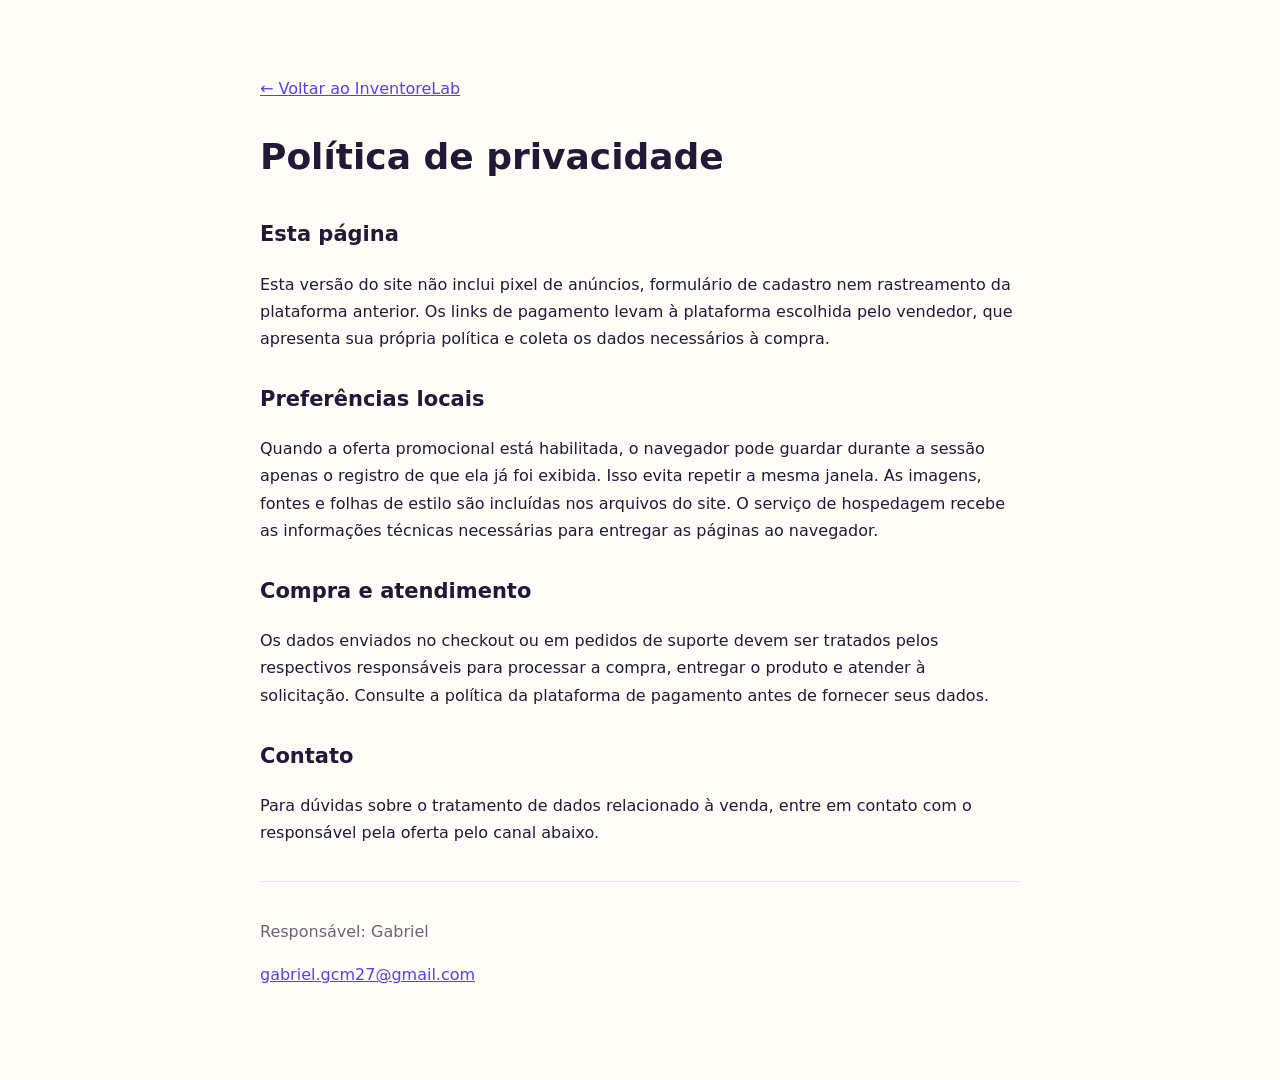
<file: privacidade.html>
<!doctype html><html lang="pt-BR"><meta charset="utf-8"><meta name="viewport" content="width=device-width,initial-scale=1"><title>Política de privacidade | InventoreLab</title><style>body{margin:0;background:#fffdf8;color:#211936;font:16px/1.7 system-ui,sans-serif}main{max-width:760px;margin:50px auto;padding:25px}a{color:#5b3df5}h1{font-size:36px}h2{font-size:21px;margin-top:30px}footer{border-top:1px solid #e9e3f2;margin-top:35px;padding-top:20px;color:#6a6478}</style><main><a href="index.html">← Voltar ao InventoreLab</a><h1>Política de privacidade</h1><h2>Esta página</h2><p>Esta versão do site não inclui pixel de anúncios, formulário de cadastro nem rastreamento da plataforma anterior. Os links de pagamento levam à plataforma escolhida pelo vendedor, que apresenta sua própria política e coleta os dados necessários à compra.</p><h2>Preferências locais</h2><p>Quando a oferta promocional está habilitada, o navegador pode guardar durante a sessão apenas o registro de que ela já foi exibida. Isso evita repetir a mesma janela. As imagens, fontes e folhas de estilo são incluídas nos arquivos do site. O serviço de hospedagem recebe as informações técnicas necessárias para entregar as páginas ao navegador.</p><h2>Compra e atendimento</h2><p>Os dados enviados no checkout ou em pedidos de suporte devem ser tratados pelos respectivos responsáveis para processar a compra, entregar o produto e atender à solicitação. Consulte a política da plataforma de pagamento antes de fornecer seus dados.</p><h2>Contato</h2><p>Para dúvidas sobre o tratamento de dados relacionado à venda, entre em contato com o responsável pela oferta pelo canal abaixo.</p><footer><p>Responsável: <span data-seller>InventoreLab</span> <span data-document></span></p><p><a data-support>Consulte o contato no comprovante da compra.</a></p></footer></main><script src="config.js"></script><script src="site.js"></script></html>
</file>
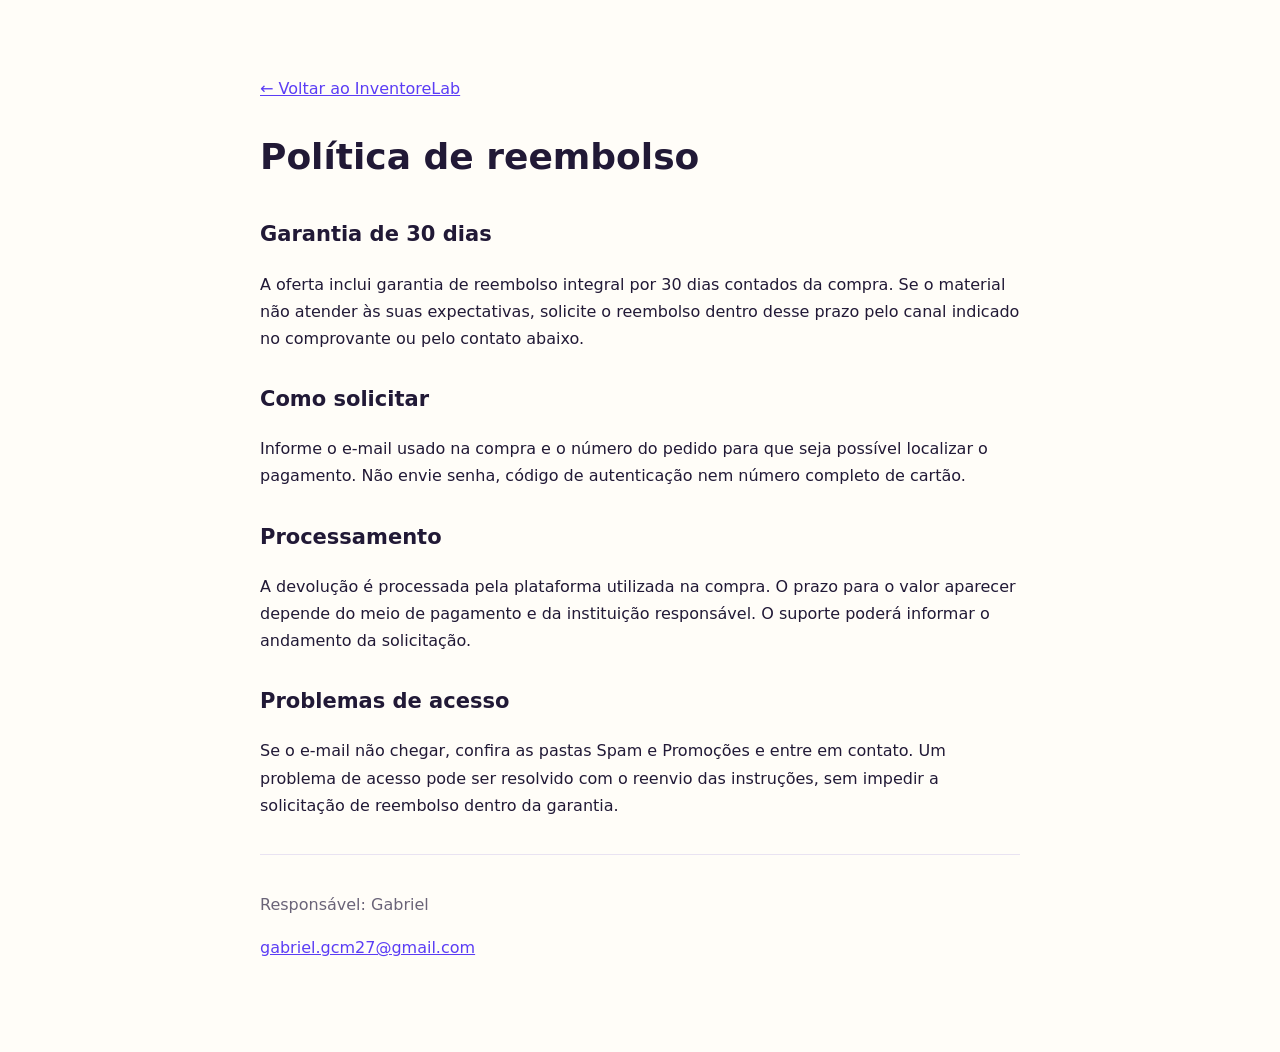
<file: reembolso.html>
<!doctype html><html lang="pt-BR"><meta charset="utf-8"><meta name="viewport" content="width=device-width,initial-scale=1"><title>Política de reembolso | InventoreLab</title><style>body{margin:0;background:#fffdf8;color:#211936;font:16px/1.7 system-ui,sans-serif}main{max-width:760px;margin:50px auto;padding:25px}a{color:#5b3df5}h1{font-size:36px}h2{font-size:21px;margin-top:30px}footer{border-top:1px solid #e9e3f2;margin-top:35px;padding-top:20px;color:#6a6478}</style><main><a href="index.html">← Voltar ao InventoreLab</a><h1>Política de reembolso</h1><h2>Garantia de 30 dias</h2><p>A oferta inclui garantia de reembolso integral por 30 dias contados da compra. Se o material não atender às suas expectativas, solicite o reembolso dentro desse prazo pelo canal indicado no comprovante ou pelo contato abaixo.</p><h2>Como solicitar</h2><p>Informe o e-mail usado na compra e o número do pedido para que seja possível localizar o pagamento. Não envie senha, código de autenticação nem número completo de cartão.</p><h2>Processamento</h2><p>A devolução é processada pela plataforma utilizada na compra. O prazo para o valor aparecer depende do meio de pagamento e da instituição responsável. O suporte poderá informar o andamento da solicitação.</p><h2>Problemas de acesso</h2><p>Se o e-mail não chegar, confira as pastas Spam e Promoções e entre em contato. Um problema de acesso pode ser resolvido com o reenvio das instruções, sem impedir a solicitação de reembolso dentro da garantia.</p><footer><p>Responsável: <span data-seller>InventoreLab</span> <span data-document></span></p><p><a data-support>Consulte o contato no comprovante da compra.</a></p></footer></main><script src="config.js"></script><script src="site.js"></script></html>
</file>
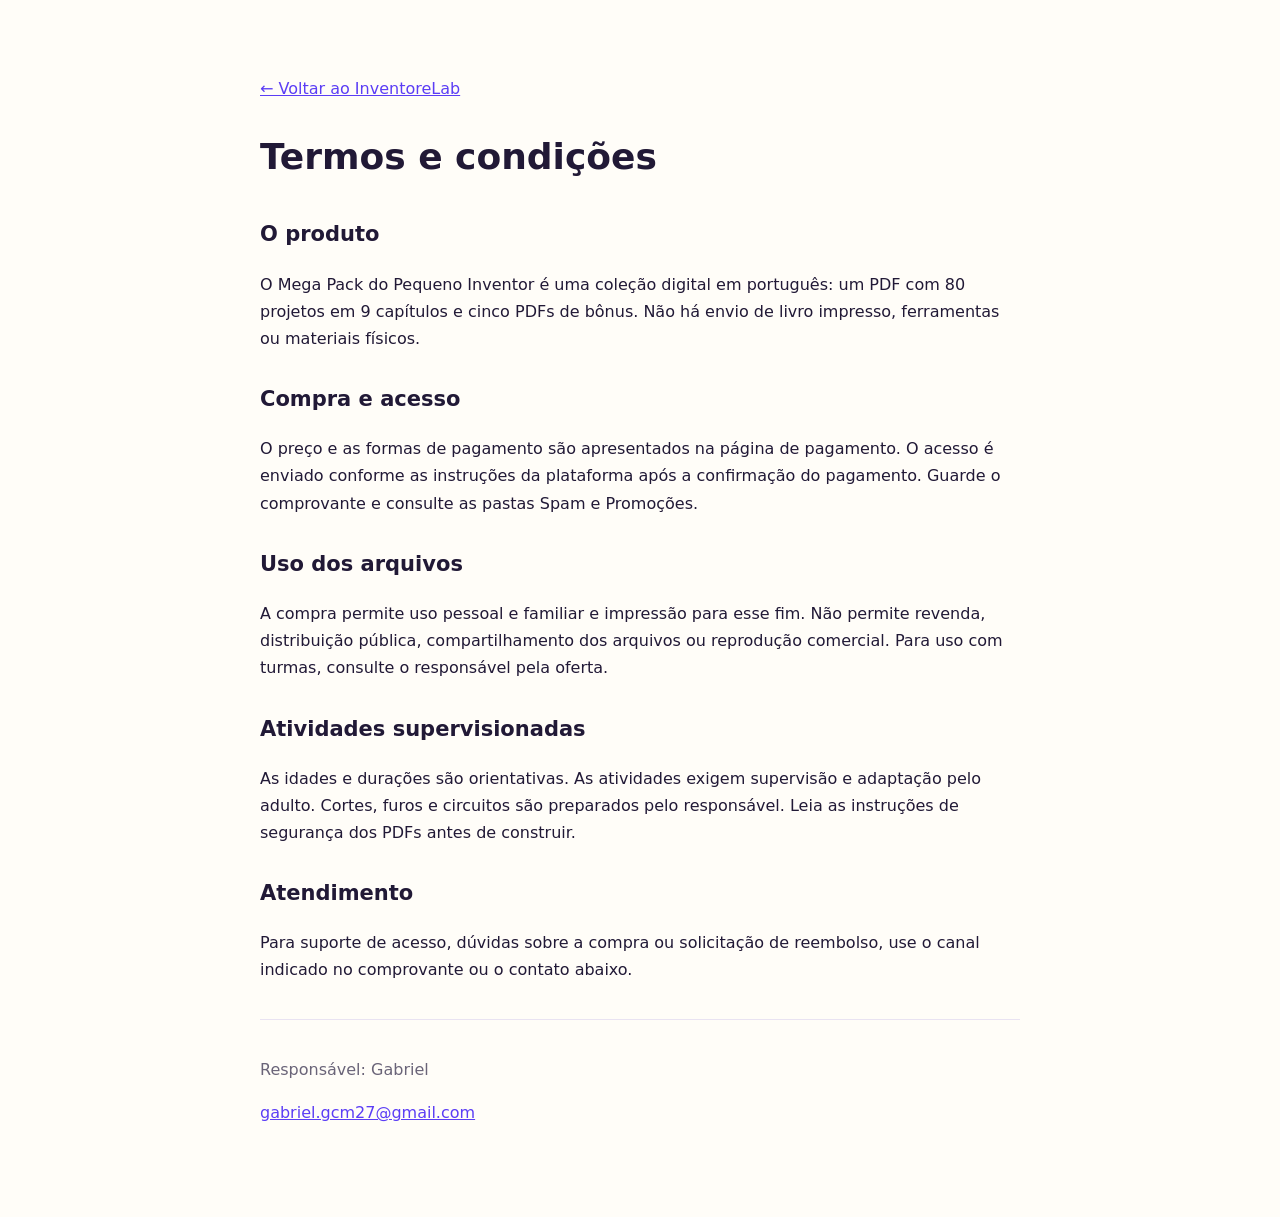
<file: termos.html>
<!doctype html><html lang="pt-BR"><meta charset="utf-8"><meta name="viewport" content="width=device-width,initial-scale=1"><title>Termos e condições | InventoreLab</title><style>body{margin:0;background:#fffdf8;color:#211936;font:16px/1.7 system-ui,sans-serif}main{max-width:760px;margin:50px auto;padding:25px}a{color:#5b3df5}h1{font-size:36px}h2{font-size:21px;margin-top:30px}footer{border-top:1px solid #e9e3f2;margin-top:35px;padding-top:20px;color:#6a6478}</style><main><a href="index.html">← Voltar ao InventoreLab</a><h1>Termos e condições</h1><h2>O produto</h2><p>O Mega Pack do Pequeno Inventor é uma coleção digital em português: um PDF com 80 projetos em 9 capítulos e cinco PDFs de bônus. Não há envio de livro impresso, ferramentas ou materiais físicos.</p><h2>Compra e acesso</h2><p>O preço e as formas de pagamento são apresentados na página de pagamento. O acesso é enviado conforme as instruções da plataforma após a confirmação do pagamento. Guarde o comprovante e consulte as pastas Spam e Promoções.</p><h2>Uso dos arquivos</h2><p>A compra permite uso pessoal e familiar e impressão para esse fim. Não permite revenda, distribuição pública, compartilhamento dos arquivos ou reprodução comercial. Para uso com turmas, consulte o responsável pela oferta.</p><h2>Atividades supervisionadas</h2><p>As idades e durações são orientativas. As atividades exigem supervisão e adaptação pelo adulto. Cortes, furos e circuitos são preparados pelo responsável. Leia as instruções de segurança dos PDFs antes de construir.</p><h2>Atendimento</h2><p>Para suporte de acesso, dúvidas sobre a compra ou solicitação de reembolso, use o canal indicado no comprovante ou o contato abaixo.</p><footer><p>Responsável: <span data-seller>InventoreLab</span> <span data-document></span></p><p><a data-support>Consulte o contato no comprovante da compra.</a></p></footer></main><script src="config.js"></script><script src="site.js"></script></html>
</file>
<file: fonts.css>
@font-face {
  font-family: 'Inter';
  font-style: normal;
  font-weight: 400;
  font-display: swap;
  src: url(assets/inter-400.ttf) format('truetype');
}
@font-face {
  font-family: 'Inter';
  font-style: normal;
  font-weight: 500;
  font-display: swap;
  src: url(assets/inter-500.ttf) format('truetype');
}
@font-face {
  font-family: 'Inter';
  font-style: normal;
  font-weight: 600;
  font-display: swap;
  src: url(assets/inter-600.ttf) format('truetype');
}
@font-face {
  font-family: 'Inter';
  font-style: normal;
  font-weight: 700;
  font-display: swap;
  src: url(assets/inter-700.ttf) format('truetype');
}
@font-face {
  font-family: 'Inter';
  font-style: normal;
  font-weight: 800;
  font-display: swap;
  src: url(assets/inter-800.ttf) format('truetype');
}
@font-face {
  font-family: 'Inter';
  font-style: normal;
  font-weight: 900;
  font-display: swap;
  src: url(assets/inter-900.ttf) format('truetype');
}
</file>
<file: base.css>
html{scroll-behavior:smooth}body{margin:0}button,a{-webkit-tap-highlight-color:transparent}button{font-family:inherit;cursor:pointer}a:focus-visible,button:focus-visible{outline:3px solid #5b3df5;outline-offset:5px}[hidden]{display:none!important}
#downsell-exit-modal{display:none;position:fixed;inset:0;z-index:1000;align-items:center;justify-content:center;background:#0009;padding:20px;font-family:Inter,Arial,sans-serif}
#downsell-exit-modal.open{display:flex}#downsell-exit-modal>div{background:white;border-radius:20px;padding:30px;max-width:430px;width:100%;text-align:center}#downsell-exit-modal h2{font-size:25px;color:#211936;margin-top:0}#downsell-exit-modal p{color:#6a6478;line-height:1.6}#downsell-exit-modal button{width:100%;border:0;border-radius:12px;padding:15px;margin:4px 0;font-size:15px;font-weight:700}#downsell-modal-dismiss{background:#f8f5ff;color:#6a6478}
.checkout-notice{max-width:390px;width:calc(100% - 70px);border:2px solid #e9e3f2;border-radius:20px;padding:28px;font:16px/1.6 Inter,Arial,sans-serif;color:#211936}.checkout-notice::backdrop{background:#21193699}.checkout-notice h2{font-size:24px;line-height:1.2}.checkout-notice button{background:#5b3df5;color:#fff;border:0;border-radius:10px;padding:12px 25px;font-weight:bold}

.lp-lp h1{hyphens:none!important;word-break:normal!important;overflow-wrap:normal!important}
</file>
